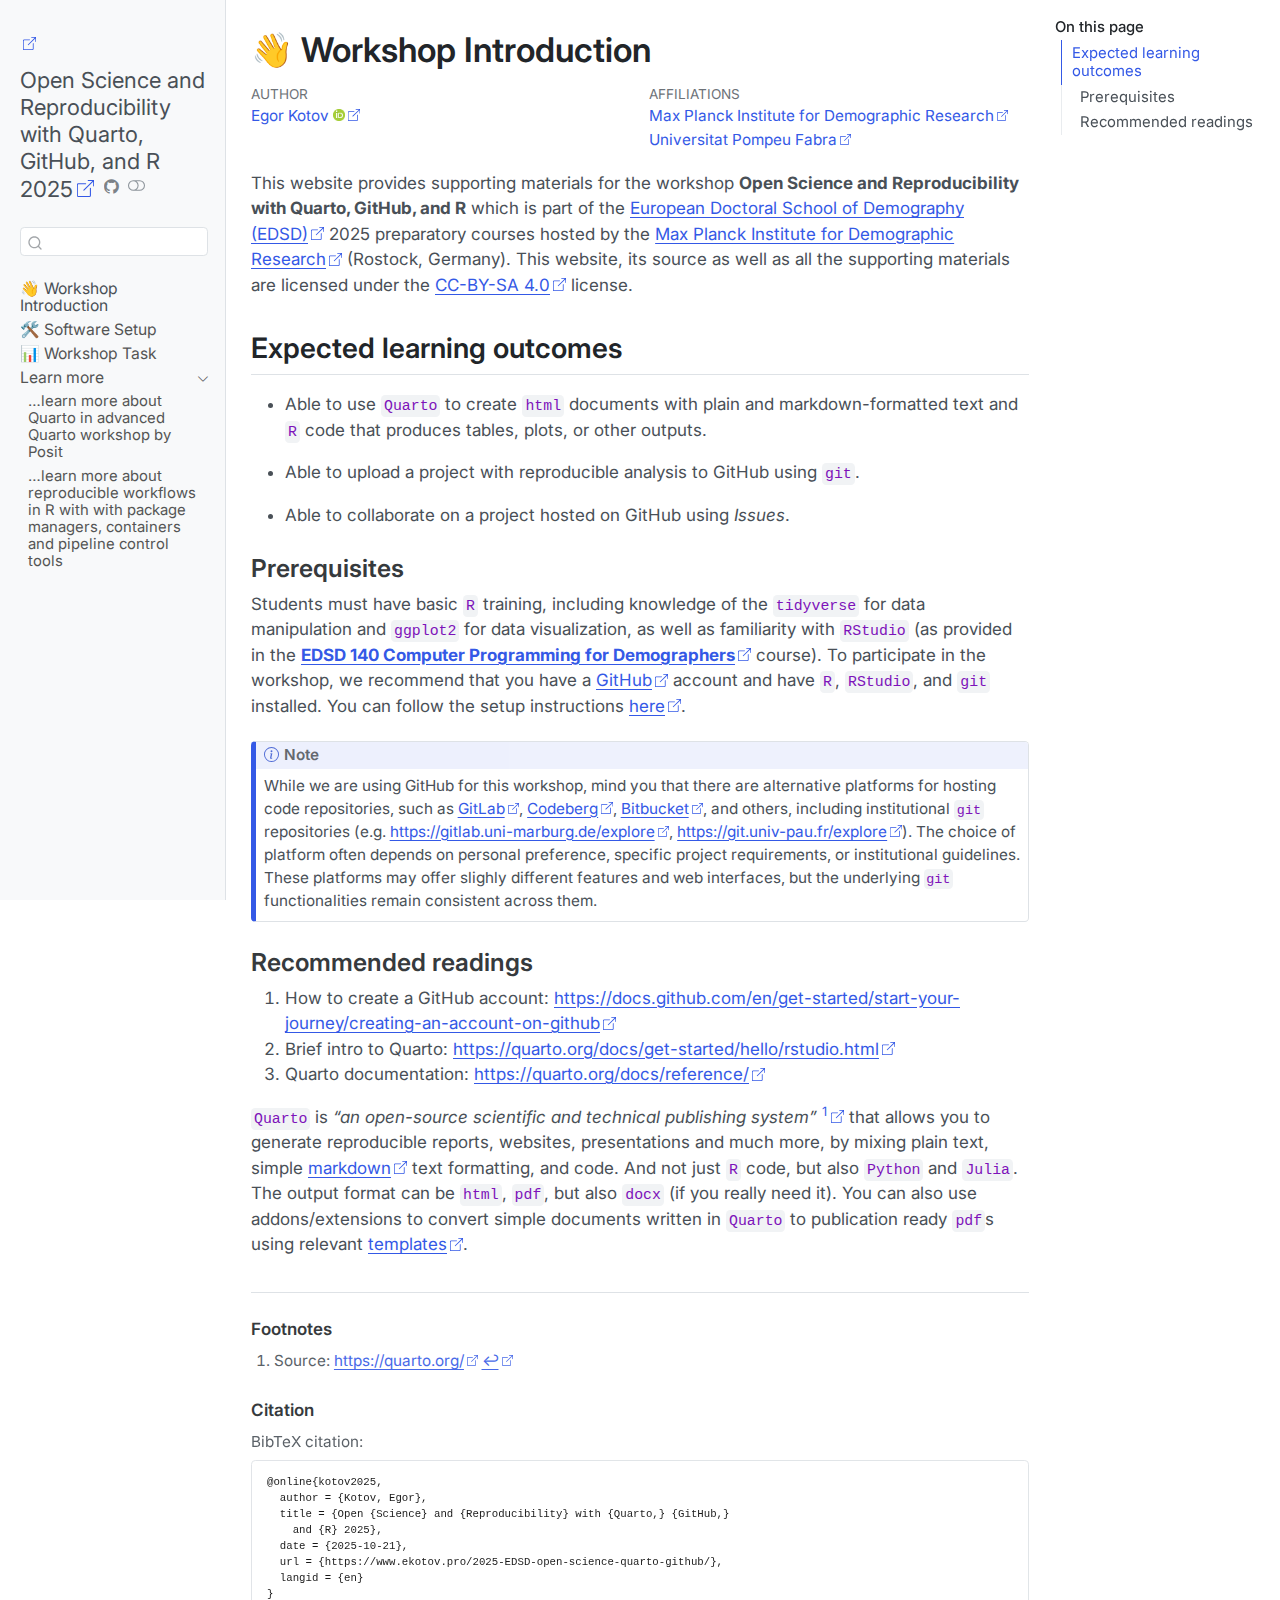
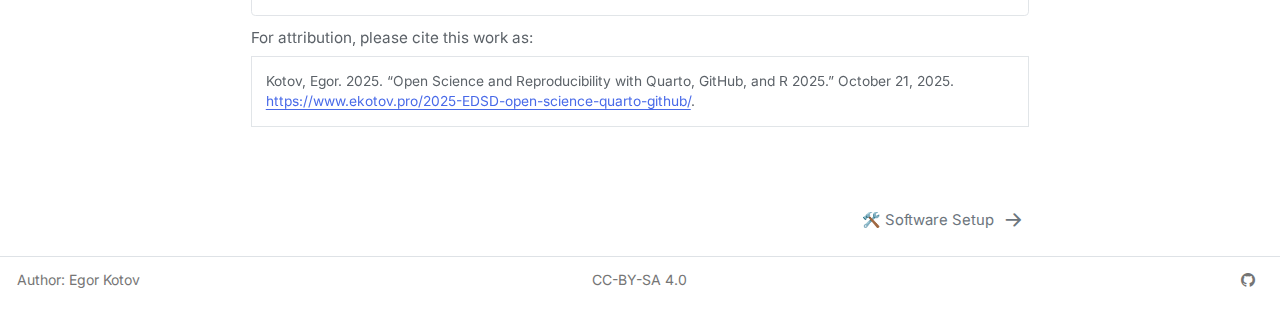
<file: index.html>
<!DOCTYPE html>
<html xmlns="http://www.w3.org/1999/xhtml" lang="en" xml:lang="en"><head>

<meta charset="utf-8">
<meta name="generator" content="quarto-1.8.25">

<meta name="viewport" content="width=device-width, initial-scale=1.0, user-scalable=yes">

<meta name="author" content="Egor Kotov">

<title>👋 Workshop Introduction – Open Science and Reproducibility with Quarto, GitHub, and R 2025</title>
<style>
code{white-space: pre-wrap;}
span.smallcaps{font-variant: small-caps;}
div.columns{display: flex; gap: min(4vw, 1.5em);}
div.column{flex: auto; overflow-x: auto;}
div.hanging-indent{margin-left: 1.5em; text-indent: -1.5em;}
ul.task-list{list-style: none;}
ul.task-list li input[type="checkbox"] {
  width: 0.8em;
  margin: 0 0.8em 0.2em -1em; /* quarto-specific, see https://github.com/quarto-dev/quarto-cli/issues/4556 */ 
  vertical-align: middle;
}
</style>


<script src="site_libs/quarto-nav/quarto-nav.js"></script>
<script src="site_libs/quarto-nav/headroom.min.js"></script>
<script src="site_libs/clipboard/clipboard.min.js"></script>
<script src="site_libs/quarto-search/autocomplete.umd.js"></script>
<script src="site_libs/quarto-search/fuse.min.js"></script>
<script src="site_libs/quarto-search/quarto-search.js"></script>
<meta name="quarto:offset" content="./">
<link href="./setup.html" rel="next">
<script src="site_libs/quarto-html/quarto.js" type="module"></script>
<script src="site_libs/quarto-html/tabsets/tabsets.js" type="module"></script>
<script src="site_libs/quarto-html/axe/axe-check.js" type="module"></script>
<script src="site_libs/quarto-html/popper.min.js"></script>
<script src="site_libs/quarto-html/tippy.umd.min.js"></script>
<script src="site_libs/quarto-html/anchor.min.js"></script>
<link href="site_libs/quarto-html/tippy.css" rel="stylesheet">
<link href="site_libs/quarto-html/quarto-syntax-highlighting-7b89279ff1a6dce999919e0e67d4d9ec.css" rel="stylesheet" class="quarto-color-scheme" id="quarto-text-highlighting-styles">
<link href="site_libs/quarto-html/quarto-syntax-highlighting-dark-707d8167ce6003fca903bfe2be84ab7f.css" rel="stylesheet" class="quarto-color-scheme quarto-color-alternate" id="quarto-text-highlighting-styles">
<link href="site_libs/quarto-html/quarto-syntax-highlighting-7b89279ff1a6dce999919e0e67d4d9ec.css" rel="stylesheet" class="quarto-color-scheme-extra" id="quarto-text-highlighting-styles">
<script src="site_libs/bootstrap/bootstrap.min.js"></script>
<link href="site_libs/bootstrap/bootstrap-icons.css" rel="stylesheet">
<link href="site_libs/bootstrap/bootstrap-9e799c111b2bb9ef9b0a24d13d3f6855.min.css" rel="stylesheet" append-hash="true" class="quarto-color-scheme" id="quarto-bootstrap" data-mode="light">
<link href="site_libs/bootstrap/bootstrap-dark-7db2460f5e8273e590d0818402fc37df.min.css" rel="stylesheet" append-hash="true" class="quarto-color-scheme quarto-color-alternate" id="quarto-bootstrap" data-mode="dark">
<link href="site_libs/bootstrap/bootstrap-9e799c111b2bb9ef9b0a24d13d3f6855.min.css" rel="stylesheet" append-hash="true" class="quarto-color-scheme-extra" id="quarto-bootstrap" data-mode="light">
<script id="quarto-search-options" type="application/json">{
  "location": "sidebar",
  "copy-button": false,
  "collapse-after": 3,
  "panel-placement": "start",
  "type": "textbox",
  "limit": 50,
  "keyboard-shortcut": [
    "f",
    "/",
    "s"
  ],
  "show-item-context": false,
  "language": {
    "search-no-results-text": "No results",
    "search-matching-documents-text": "matching documents",
    "search-copy-link-title": "Copy link to search",
    "search-hide-matches-text": "Hide additional matches",
    "search-more-match-text": "more match in this document",
    "search-more-matches-text": "more matches in this document",
    "search-clear-button-title": "Clear",
    "search-text-placeholder": "",
    "search-detached-cancel-button-title": "Cancel",
    "search-submit-button-title": "Submit",
    "search-label": "Search"
  }
}</script>
<!-- goatcounter.com analytics, does not require cookie consent -->
<script data-goatcounter="https://jukadipos.goatcounter.com/count" async="" src="//gc.zgo.at/count.js"></script>

<!-- counter.dev analytics, does not require cookie consent -->
<script src="https://cdn.counter.dev/script.js" data-id="7e3e8d31-9a84-48b0-a678-a00715236a90" data-utcoffset="1"></script>

<!-- hotjar analytics, does not require cookie consent -->
<script>
    (function(h,o,t,j,a,r){
        h.hj=h.hj||function(){(h.hj.q=h.hj.q||[]).push(arguments)};
        h._hjSettings={hjid:3578286,hjsv:6};
        a=o.getElementsByTagName('head')[0];
        r=o.createElement('script');r.async=1;
        r.src=t+h._hjSettings.hjid+j+h._hjSettings.hjsv;
        a.appendChild(r);
    })(window,document,'https://static.hotjar.com/c/hotjar-','.js?sv=');
</script>
<!-- tell Zotero this is a webpage via Dublin Core -->
<meta name="DC.Type" content="WebPage">


<link rel="stylesheet" href="styles.css">
<meta property="og:title" content="Open Science and Reproducibility with Quarto, GitHub, and R 2025">
<meta property="og:description" content="This website provides supporting materials for the workshop ‘Open Science and Reproducibility with Quarto, GitHub, and R’ which is part of the European Doctoral School of Demography (EDSD) 2025 preparatory courses hosted by the Max Planck Institute for Demographic Researc (Rostock, Germany).">
<meta property="og:image" content="https://www.ekotov.pro/2025-EDSD-open-science-quarto-github/[data-uri]">
<meta property="og:site_name" content="Open Science and Reproducibility with Quarto, GitHub, and R 2025">
<meta name="citation_title" content="Open Science and Reproducibility with Quarto, GitHub, and R 2025">
<meta name="citation_author" content="Egor Kotov">
<meta name="citation_publication_date" content="2025-10-21">
<meta name="citation_cover_date" content="2025-10-21">
<meta name="citation_year" content="2025">
<meta name="citation_fulltext_html_url" content="https://www.ekotov.pro/2025-EDSD-open-science-quarto-github/">
<meta name="citation_language" content="en">
</head>

<body class="nav-sidebar docked quarto-light"><script id="quarto-html-before-body" type="application/javascript">
    const toggleBodyColorMode = (bsSheetEl) => {
      const mode = bsSheetEl.getAttribute("data-mode");
      const bodyEl = window.document.querySelector("body");
      if (mode === "dark") {
        bodyEl.classList.add("quarto-dark");
        bodyEl.classList.remove("quarto-light");
      } else {
        bodyEl.classList.add("quarto-light");
        bodyEl.classList.remove("quarto-dark");
      }
    }
    const toggleBodyColorPrimary = () => {
      const bsSheetEl = window.document.querySelector("link#quarto-bootstrap:not([rel=disabled-stylesheet])");
      if (bsSheetEl) {
        toggleBodyColorMode(bsSheetEl);
      }
    }
    const setColorSchemeToggle = (alternate) => {
      const toggles = window.document.querySelectorAll('.quarto-color-scheme-toggle');
      for (let i=0; i < toggles.length; i++) {
        const toggle = toggles[i];
        if (toggle) {
          if (alternate) {
            toggle.classList.add("alternate");
          } else {
            toggle.classList.remove("alternate");
          }
        }
      }
    };
    const toggleColorMode = (alternate) => {
      // Switch the stylesheets
      const primaryStylesheets = window.document.querySelectorAll('link.quarto-color-scheme:not(.quarto-color-alternate)');
      const alternateStylesheets = window.document.querySelectorAll('link.quarto-color-scheme.quarto-color-alternate');
      manageTransitions('#quarto-margin-sidebar .nav-link', false);
      if (alternate) {
        // note: dark is layered on light, we don't disable primary!
        enableStylesheet(alternateStylesheets);
        for (const sheetNode of alternateStylesheets) {
          if (sheetNode.id === "quarto-bootstrap") {
            toggleBodyColorMode(sheetNode);
          }
        }
      } else {
        disableStylesheet(alternateStylesheets);
        enableStylesheet(primaryStylesheets)
        toggleBodyColorPrimary();
      }
      manageTransitions('#quarto-margin-sidebar .nav-link', true);
      // Switch the toggles
      setColorSchemeToggle(alternate)
      // Hack to workaround the fact that safari doesn't
      // properly recolor the scrollbar when toggling (#1455)
      if (navigator.userAgent.indexOf('Safari') > 0 && navigator.userAgent.indexOf('Chrome') == -1) {
        manageTransitions("body", false);
        window.scrollTo(0, 1);
        setTimeout(() => {
          window.scrollTo(0, 0);
          manageTransitions("body", true);
        }, 40);
      }
    }
    const disableStylesheet = (stylesheets) => {
      for (let i=0; i < stylesheets.length; i++) {
        const stylesheet = stylesheets[i];
        stylesheet.rel = 'disabled-stylesheet';
      }
    }
    const enableStylesheet = (stylesheets) => {
      for (let i=0; i < stylesheets.length; i++) {
        const stylesheet = stylesheets[i];
        if(stylesheet.rel !== 'stylesheet') { // for Chrome, which will still FOUC without this check
          stylesheet.rel = 'stylesheet';
        }
      }
    }
    const manageTransitions = (selector, allowTransitions) => {
      const els = window.document.querySelectorAll(selector);
      for (let i=0; i < els.length; i++) {
        const el = els[i];
        if (allowTransitions) {
          el.classList.remove('notransition');
        } else {
          el.classList.add('notransition');
        }
      }
    }
    const isFileUrl = () => {
      return window.location.protocol === 'file:';
    }
    const hasAlternateSentinel = () => {
      let styleSentinel = getColorSchemeSentinel();
      if (styleSentinel !== null) {
        return styleSentinel === "alternate";
      } else {
        return false;
      }
    }
    const setStyleSentinel = (alternate) => {
      const value = alternate ? "alternate" : "default";
      if (!isFileUrl()) {
        window.localStorage.setItem("quarto-color-scheme", value);
      } else {
        localAlternateSentinel = value;
      }
    }
    const getColorSchemeSentinel = () => {
      if (!isFileUrl()) {
        const storageValue = window.localStorage.getItem("quarto-color-scheme");
        return storageValue != null ? storageValue : localAlternateSentinel;
      } else {
        return localAlternateSentinel;
      }
    }
    const toggleGiscusIfUsed = (isAlternate, darkModeDefault) => {
      const baseTheme = document.querySelector('#giscus-base-theme')?.value ?? 'light';
      const alternateTheme = document.querySelector('#giscus-alt-theme')?.value ?? 'dark';
      let newTheme = '';
      if(authorPrefersDark) {
        newTheme = isAlternate ? baseTheme : alternateTheme;
      } else {
        newTheme = isAlternate ? alternateTheme : baseTheme;
      }
      const changeGiscusTheme = () => {
        // From: https://github.com/giscus/giscus/issues/336
        const sendMessage = (message) => {
          const iframe = document.querySelector('iframe.giscus-frame');
          if (!iframe) return;
          iframe.contentWindow.postMessage({ giscus: message }, 'https://giscus.app');
        }
        sendMessage({
          setConfig: {
            theme: newTheme
          }
        });
      }
      const isGiscussLoaded = window.document.querySelector('iframe.giscus-frame') !== null;
      if (isGiscussLoaded) {
        changeGiscusTheme();
      }
    };
    const authorPrefersDark = false;
    const darkModeDefault = authorPrefersDark;
      document.querySelector('link#quarto-text-highlighting-styles.quarto-color-scheme-extra').rel = 'disabled-stylesheet';
      document.querySelector('link#quarto-bootstrap.quarto-color-scheme-extra').rel = 'disabled-stylesheet';
    let localAlternateSentinel = darkModeDefault ? 'alternate' : 'default';
    // Dark / light mode switch
    window.quartoToggleColorScheme = () => {
      // Read the current dark / light value
      let toAlternate = !hasAlternateSentinel();
      toggleColorMode(toAlternate);
      setStyleSentinel(toAlternate);
      toggleGiscusIfUsed(toAlternate, darkModeDefault);
      window.dispatchEvent(new Event('resize'));
    };
    // Switch to dark mode if need be
    if (hasAlternateSentinel()) {
      toggleColorMode(true);
    } else {
      toggleColorMode(false);
    }
  </script>

<div id="quarto-search-results"></div>
  <header id="quarto-header" class="headroom fixed-top">
  <nav class="quarto-secondary-nav">
    <div class="container-fluid d-flex">
      <button type="button" class="quarto-btn-toggle btn" data-bs-toggle="collapse" role="button" data-bs-target=".quarto-sidebar-collapse-item" aria-controls="quarto-sidebar" aria-expanded="false" aria-label="Toggle sidebar navigation" onclick="if (window.quartoToggleHeadroom) { window.quartoToggleHeadroom(); }">
        <i class="bi bi-layout-text-sidebar-reverse"></i>
      </button>
        <nav class="quarto-page-breadcrumbs" aria-label="breadcrumb"><ol class="breadcrumb"><li class="breadcrumb-item"><a href="./index.html">👋 Workshop Introduction</a></li></ol></nav>
        <a class="flex-grow-1" role="navigation" data-bs-toggle="collapse" data-bs-target=".quarto-sidebar-collapse-item" aria-controls="quarto-sidebar" aria-expanded="false" aria-label="Toggle sidebar navigation" onclick="if (window.quartoToggleHeadroom) { window.quartoToggleHeadroom(); }">      
        </a>
      <button type="button" class="btn quarto-search-button" aria-label="Search" onclick="window.quartoOpenSearch();">
        <i class="bi bi-search"></i>
      </button>
    </div>
  </nav>
</header>
<!-- content -->
<div id="quarto-content" class="quarto-container page-columns page-rows-contents page-layout-article">
<!-- sidebar -->
  <nav id="quarto-sidebar" class="sidebar collapse collapse-horizontal quarto-sidebar-collapse-item sidebar-navigation docked overflow-auto">
    <div class="pt-lg-2 mt-2 text-left sidebar-header sidebar-header-stacked">
      <a href="./index.html" class="sidebar-logo-link">
      </a>
    <div class="sidebar-title mb-0 py-0">
      <a href="./">Open Science and Reproducibility with Quarto, GitHub, and R 2025</a> 
        <div class="sidebar-tools-main">
    <a href="https://github.com/e-kotov/2025-EDSD-open-science-quarto-github" title="Github" class="quarto-navigation-tool px-1" aria-label="Github"><i class="bi bi-github"></i></a>
  <a href="" class="quarto-color-scheme-toggle quarto-navigation-tool  px-1" onclick="window.quartoToggleColorScheme(); return false;" title="Toggle dark mode"><i class="bi"></i></a>
</div>
    </div>
      </div>
        <div class="mt-2 flex-shrink-0 align-items-center">
        <div class="sidebar-search">
        <div id="quarto-search" class="" title="Search"></div>
        </div>
        </div>
    <div class="sidebar-menu-container"> 
    <ul class="list-unstyled mt-1">
        <li class="sidebar-item">
  <div class="sidebar-item-container"> 
  <a href="./index.html" class="sidebar-item-text sidebar-link active">
 <span class="menu-text">👋 Workshop Introduction</span></a>
  </div>
</li>
        <li class="sidebar-item">
  <div class="sidebar-item-container"> 
  <a href="./setup.html" class="sidebar-item-text sidebar-link">
 <span class="menu-text">🛠️ Software Setup</span></a>
  </div>
</li>
        <li class="sidebar-item">
  <div class="sidebar-item-container"> 
  <a href="./task.html" class="sidebar-item-text sidebar-link">
 <span class="menu-text">📊 Workshop Task</span></a>
  </div>
</li>
        <li class="sidebar-item sidebar-item-section">
      <div class="sidebar-item-container"> 
            <a class="sidebar-item-text sidebar-link text-start" data-bs-toggle="collapse" data-bs-target="#quarto-sidebar-section-1" role="navigation" aria-expanded="true">
 <span class="menu-text">Learn more</span></a>
          <a class="sidebar-item-toggle text-start" data-bs-toggle="collapse" data-bs-target="#quarto-sidebar-section-1" role="navigation" aria-expanded="true" aria-label="Toggle section">
            <i class="bi bi-chevron-right ms-2"></i>
          </a> 
      </div>
      <ul id="quarto-sidebar-section-1" class="collapse list-unstyled sidebar-section depth1 show">  
          <li class="sidebar-item">
  <div class="sidebar-item-container"> 
  <a href="https://rstudio-conf-2022.github.io/get-started-quarto/" class="sidebar-item-text sidebar-link" target="_blank">
 <span class="menu-text">…learn more about Quarto in advanced Quarto workshop by Posit</span></a>
  </div>
</li>
          <li class="sidebar-item">
  <div class="sidebar-item-container"> 
  <a href="https://www.ekotov.pro/2025-mpidr-open-science-reproducible-workflows/" class="sidebar-item-text sidebar-link" target="_blank">
 <span class="menu-text">…learn more about reproducible workflows in R with with package managers, containers and pipeline control tools</span></a>
  </div>
</li>
      </ul>
  </li>
    </ul>
    </div>
</nav>
<div id="quarto-sidebar-glass" class="quarto-sidebar-collapse-item" data-bs-toggle="collapse" data-bs-target=".quarto-sidebar-collapse-item"></div>
<!-- margin-sidebar -->
    <div id="quarto-margin-sidebar" class="sidebar margin-sidebar">
        <nav id="TOC" role="doc-toc" class="toc-active" data-toc-expanded="4">
    <h2 id="toc-title">On this page</h2>
   
  <ul>
  <li><a href="#expected-learning-outcomes" id="toc-expected-learning-outcomes" class="nav-link active" data-scroll-target="#expected-learning-outcomes">Expected learning outcomes</a>
  <ul>
  <li><a href="#prerequisites" id="toc-prerequisites" class="nav-link" data-scroll-target="#prerequisites">Prerequisites</a></li>
  <li><a href="#recommended-readings" id="toc-recommended-readings" class="nav-link" data-scroll-target="#recommended-readings">Recommended readings</a></li>
  </ul></li>
  </ul>
</nav>
    </div>
<!-- main -->
<main class="content" id="quarto-document-content">


<header id="title-block-header" class="quarto-title-block default">
<div class="quarto-title">
<h1 class="title">👋 Workshop Introduction</h1>
</div>


<div class="quarto-title-meta-author">
  <div class="quarto-title-meta-heading">Author</div>
  <div class="quarto-title-meta-heading">Affiliations</div>
  
    <div class="quarto-title-meta-contents">
    <p class="author"><a href="https://www.ekotov.pro/">Egor Kotov</a> <a href="https://orcid.org/0000-0001-6690-5345" class="quarto-title-author-orcid"> <img src="[data-uri]"></a></p>
  </div>
  <div class="quarto-title-meta-contents">
        <p class="affiliation">
            <a href="https://demogr.mpg.de/">
            Max Planck Institute for Demographic Research
            </a>
          </p>
        <p class="affiliation">
            <a href="https://www.upf.edu/">
            Universitat Pompeu Fabra
            </a>
          </p>
      </div>
  </div>

<div class="quarto-title-meta">

      
  
    
  </div>
  


</header>


<p>This website provides supporting materials for the workshop <strong>Open Science and Reproducibility with Quarto, GitHub, and R</strong> which is part of the <a href="https://www.eaps.nl/edsd/About-EDSD" target="_blank">European Doctoral School of Demography (EDSD)</a> 2025 preparatory courses hosted by the <a href="https://demogr.mpg.de/" target="_blank">Max Planck Institute for Demographic Research</a> (Rostock, Germany). This website, its source as well as all the supporting materials are licensed under the <a href="https://creativecommons.org/licenses/by-sa/4.0/">CC-BY-SA 4.0</a> license.</p>
<section id="expected-learning-outcomes" class="level2">
<h2 class="anchored" data-anchor-id="expected-learning-outcomes">Expected learning outcomes</h2>
<ul>
<li><p>Able to use <code>Quarto</code> to create <code>html</code> documents with plain and markdown-formatted text and <code>R</code> code that produces tables, plots, or other outputs.</p></li>
<li><p>Able to upload a project with reproducible analysis to GitHub using <code>git</code>.</p></li>
<li><p>Able to collaborate on a project hosted on GitHub using <em>Issues</em>.</p></li>
</ul>
<section id="prerequisites" class="level3">
<h3 class="anchored" data-anchor-id="prerequisites">Prerequisites</h3>
<p>Students must have basic <code>R</code> training, including knowledge of the <code>tidyverse</code> for data manipulation and <code>ggplot2</code> for data visualization, as well as familiarity with <code>RStudio</code> (as provided in the <a href="https://github.com/christiandudel/EDSD2025" target="_blank"><strong>EDSD 140 Computer Programming for Demographers</strong></a> course). To participate in the workshop, we recommend that you have a <a href="https://github.com/" target="_blank">GitHub</a> account and have <code>R</code>, <code>RStudio</code>, and <code>git</code> installed. You can follow the setup instructions <a href="./setup.html">here</a>.</p>
<div class="callout callout-style-default callout-note callout-titled">
<div class="callout-header d-flex align-content-center">
<div class="callout-icon-container">
<i class="callout-icon"></i>
</div>
<div class="callout-title-container flex-fill">
Note
</div>
</div>
<div class="callout-body-container callout-body">
<p>While we are using GitHub for this workshop, mind you that there are alternative platforms for hosting code repositories, such as <a href="https://gitlab.com/" target="_blank">GitLab</a>, <a href="https://codeberg.org/" target="_blank">Codeberg</a>, <a href="https://bitbucket.org/" target="_blank">Bitbucket</a>, and others, including institutional <code>git</code> repositories (e.g.&nbsp;<a href="https://gitlab.uni-marburg.de/explore">https://gitlab.uni-marburg.de/explore</a>, <a href="https://git.univ-pau.fr/explore">https://git.univ-pau.fr/explore</a>). The choice of platform often depends on personal preference, specific project requirements, or institutional guidelines. These platforms may offer slighly different features and web interfaces, but the underlying <code>git</code> functionalities remain consistent across them.</p>
</div>
</div>
</section>
<section id="recommended-readings" class="level3">
<h3 class="anchored" data-anchor-id="recommended-readings">Recommended readings</h3>
<ol type="1">
<li>How to create a GitHub account: <a href="https://docs.github.com/en/get-started/start-your-journey/creating-an-account-on-github">https://docs.github.com/en/get-started/start-your-journey/creating-an-account-on-github</a></li>
<li>Brief intro to Quarto: <a href="https://quarto.org/docs/get-started/hello/rstudio.html">https://quarto.org/docs/get-started/hello/rstudio.html</a></li>
<li>Quarto documentation: <a href="https://quarto.org/docs/reference/">https://quarto.org/docs/reference/</a></li>
</ol>
<p><code>Quarto</code> is <em>“an open-source scientific and technical publishing system”</em> <a href="#fn1" class="footnote-ref" id="fnref1" role="doc-noteref"><sup>1</sup></a> that allows you to generate reproducible reports, websites, presentations and much more, by mixing plain text, simple <a href="https://quarto.org/docs/authoring/markdown-basics.html" target="_blank">markdown</a> text formatting, and code. And not just <code>R</code> code, but also <code>Python</code> and <code>Julia</code>. The output format can be <code>html</code>, <code>pdf</code>, but also <code>docx</code> (if you really need it). You can also use addons/extensions to convert simple documents written in <code>Quarto</code> to publication ready <code>pdf</code>s using relevant <a href="https://quarto.org/docs/extensions/listing-journals.html" target="_blank">templates</a>.</p>


</section>
</section>


<div id="quarto-appendix" class="default"><section id="footnotes" class="footnotes footnotes-end-of-document" role="doc-endnotes"><h2 class="anchored quarto-appendix-heading">Footnotes</h2>

<ol>
<li id="fn1"><p>Source: <a href="https://quarto.org/" class="uri">https://quarto.org/</a><a href="#fnref1" class="footnote-back" role="doc-backlink">↩︎</a></p></li>
</ol>
</section><section class="quarto-appendix-contents" id="quarto-citation"><h2 class="anchored quarto-appendix-heading">Citation</h2><div><div class="quarto-appendix-secondary-label">BibTeX citation:</div><pre class="sourceCode code-with-copy quarto-appendix-bibtex"><code class="sourceCode bibtex">@online{kotov2025,
  author = {Kotov, Egor},
  title = {Open {Science} and {Reproducibility} with {Quarto,} {GitHub,}
    and {R} 2025},
  date = {2025-10-21},
  url = {https://www.ekotov.pro/2025-EDSD-open-science-quarto-github/},
  langid = {en}
}
</code><button title="Copy to Clipboard" class="code-copy-button"><i class="bi"></i></button></pre><div class="quarto-appendix-secondary-label">For attribution, please cite this work as:</div><div id="ref-kotov2025" class="csl-entry quarto-appendix-citeas" role="listitem">
Kotov, Egor. 2025. <span>“Open Science and Reproducibility with Quarto,
GitHub, and R 2025.”</span> October 21, 2025. <a href="https://www.ekotov.pro/2025-EDSD-open-science-quarto-github/">https://www.ekotov.pro/2025-EDSD-open-science-quarto-github/</a>.
</div></div></section></div></main> <!-- /main -->
<script id="quarto-html-after-body" type="application/javascript">
  window.document.addEventListener("DOMContentLoaded", function (event) {
    // Ensure there is a toggle, if there isn't float one in the top right
    if (window.document.querySelector('.quarto-color-scheme-toggle') === null) {
      const a = window.document.createElement('a');
      a.classList.add('top-right');
      a.classList.add('quarto-color-scheme-toggle');
      a.href = "";
      a.onclick = function() { try { window.quartoToggleColorScheme(); } catch {} return false; };
      const i = window.document.createElement("i");
      i.classList.add('bi');
      a.appendChild(i);
      window.document.body.appendChild(a);
    }
    setColorSchemeToggle(hasAlternateSentinel())
    const icon = "";
    const anchorJS = new window.AnchorJS();
    anchorJS.options = {
      placement: 'right',
      icon: icon
    };
    anchorJS.add('.anchored');
    const isCodeAnnotation = (el) => {
      for (const clz of el.classList) {
        if (clz.startsWith('code-annotation-')) {                     
          return true;
        }
      }
      return false;
    }
    const onCopySuccess = function(e) {
      // button target
      const button = e.trigger;
      // don't keep focus
      button.blur();
      // flash "checked"
      button.classList.add('code-copy-button-checked');
      var currentTitle = button.getAttribute("title");
      button.setAttribute("title", "Copied!");
      let tooltip;
      if (window.bootstrap) {
        button.setAttribute("data-bs-toggle", "tooltip");
        button.setAttribute("data-bs-placement", "left");
        button.setAttribute("data-bs-title", "Copied!");
        tooltip = new bootstrap.Tooltip(button, 
          { trigger: "manual", 
            customClass: "code-copy-button-tooltip",
            offset: [0, -8]});
        tooltip.show();    
      }
      setTimeout(function() {
        if (tooltip) {
          tooltip.hide();
          button.removeAttribute("data-bs-title");
          button.removeAttribute("data-bs-toggle");
          button.removeAttribute("data-bs-placement");
        }
        button.setAttribute("title", currentTitle);
        button.classList.remove('code-copy-button-checked');
      }, 1000);
      // clear code selection
      e.clearSelection();
    }
    const getTextToCopy = function(trigger) {
      const outerScaffold = trigger.parentElement.cloneNode(true);
      const codeEl = outerScaffold.querySelector('code');
      for (const childEl of codeEl.children) {
        if (isCodeAnnotation(childEl)) {
          childEl.remove();
        }
      }
      return codeEl.innerText;
    }
    const clipboard = new window.ClipboardJS('.code-copy-button:not([data-in-quarto-modal])', {
      text: getTextToCopy
    });
    clipboard.on('success', onCopySuccess);
    if (window.document.getElementById('quarto-embedded-source-code-modal')) {
      const clipboardModal = new window.ClipboardJS('.code-copy-button[data-in-quarto-modal]', {
        text: getTextToCopy,
        container: window.document.getElementById('quarto-embedded-source-code-modal')
      });
      clipboardModal.on('success', onCopySuccess);
    }
      var localhostRegex = new RegExp(/^(?:http|https):\/\/localhost\:?[0-9]*\//);
      var mailtoRegex = new RegExp(/^mailto:/);
        var filterRegex = new RegExp("ekotov\.pro");
      var isInternal = (href) => {
          return filterRegex.test(href) || localhostRegex.test(href) || mailtoRegex.test(href);
      }
      // Inspect non-navigation links and adorn them if external
     var links = window.document.querySelectorAll('a[href]:not(.nav-link):not(.navbar-brand):not(.toc-action):not(.sidebar-link):not(.sidebar-item-toggle):not(.pagination-link):not(.no-external):not([aria-hidden]):not(.dropdown-item):not(.quarto-navigation-tool):not(.about-link)');
      for (var i=0; i<links.length; i++) {
        const link = links[i];
        if (!isInternal(link.href)) {
          // undo the damage that might have been done by quarto-nav.js in the case of
          // links that we want to consider external
          if (link.dataset.originalHref !== undefined) {
            link.href = link.dataset.originalHref;
          }
            // target, if specified
            link.setAttribute("target", "_blank");
            if (link.getAttribute("rel") === null) {
              link.setAttribute("rel", "noopener");
            }
            // default icon
            link.classList.add("external");
        }
      }
    function tippyHover(el, contentFn, onTriggerFn, onUntriggerFn) {
      const config = {
        allowHTML: true,
        maxWidth: 500,
        delay: 100,
        arrow: false,
        appendTo: function(el) {
            return el.parentElement;
        },
        interactive: true,
        interactiveBorder: 10,
        theme: 'quarto',
        placement: 'bottom-start',
      };
      if (contentFn) {
        config.content = contentFn;
      }
      if (onTriggerFn) {
        config.onTrigger = onTriggerFn;
      }
      if (onUntriggerFn) {
        config.onUntrigger = onUntriggerFn;
      }
      window.tippy(el, config); 
    }
    const noterefs = window.document.querySelectorAll('a[role="doc-noteref"]');
    for (var i=0; i<noterefs.length; i++) {
      const ref = noterefs[i];
      tippyHover(ref, function() {
        // use id or data attribute instead here
        let href = ref.getAttribute('data-footnote-href') || ref.getAttribute('href');
        try { href = new URL(href).hash; } catch {}
        const id = href.replace(/^#\/?/, "");
        const note = window.document.getElementById(id);
        if (note) {
          return note.innerHTML;
        } else {
          return "";
        }
      });
    }
    const xrefs = window.document.querySelectorAll('a.quarto-xref');
    const processXRef = (id, note) => {
      // Strip column container classes
      const stripColumnClz = (el) => {
        el.classList.remove("page-full", "page-columns");
        if (el.children) {
          for (const child of el.children) {
            stripColumnClz(child);
          }
        }
      }
      stripColumnClz(note)
      if (id === null || id.startsWith('sec-')) {
        // Special case sections, only their first couple elements
        const container = document.createElement("div");
        if (note.children && note.children.length > 2) {
          container.appendChild(note.children[0].cloneNode(true));
          for (let i = 1; i < note.children.length; i++) {
            const child = note.children[i];
            if (child.tagName === "P" && child.innerText === "") {
              continue;
            } else {
              container.appendChild(child.cloneNode(true));
              break;
            }
          }
          if (window.Quarto?.typesetMath) {
            window.Quarto.typesetMath(container);
          }
          return container.innerHTML
        } else {
          if (window.Quarto?.typesetMath) {
            window.Quarto.typesetMath(note);
          }
          return note.innerHTML;
        }
      } else {
        // Remove any anchor links if they are present
        const anchorLink = note.querySelector('a.anchorjs-link');
        if (anchorLink) {
          anchorLink.remove();
        }
        if (window.Quarto?.typesetMath) {
          window.Quarto.typesetMath(note);
        }
        if (note.classList.contains("callout")) {
          return note.outerHTML;
        } else {
          return note.innerHTML;
        }
      }
    }
    for (var i=0; i<xrefs.length; i++) {
      const xref = xrefs[i];
      tippyHover(xref, undefined, function(instance) {
        instance.disable();
        let url = xref.getAttribute('href');
        let hash = undefined; 
        if (url.startsWith('#')) {
          hash = url;
        } else {
          try { hash = new URL(url).hash; } catch {}
        }
        if (hash) {
          const id = hash.replace(/^#\/?/, "");
          const note = window.document.getElementById(id);
          if (note !== null) {
            try {
              const html = processXRef(id, note.cloneNode(true));
              instance.setContent(html);
            } finally {
              instance.enable();
              instance.show();
            }
          } else {
            // See if we can fetch this
            fetch(url.split('#')[0])
            .then(res => res.text())
            .then(html => {
              const parser = new DOMParser();
              const htmlDoc = parser.parseFromString(html, "text/html");
              const note = htmlDoc.getElementById(id);
              if (note !== null) {
                const html = processXRef(id, note);
                instance.setContent(html);
              } 
            }).finally(() => {
              instance.enable();
              instance.show();
            });
          }
        } else {
          // See if we can fetch a full url (with no hash to target)
          // This is a special case and we should probably do some content thinning / targeting
          fetch(url)
          .then(res => res.text())
          .then(html => {
            const parser = new DOMParser();
            const htmlDoc = parser.parseFromString(html, "text/html");
            const note = htmlDoc.querySelector('main.content');
            if (note !== null) {
              // This should only happen for chapter cross references
              // (since there is no id in the URL)
              // remove the first header
              if (note.children.length > 0 && note.children[0].tagName === "HEADER") {
                note.children[0].remove();
              }
              const html = processXRef(null, note);
              instance.setContent(html);
            } 
          }).finally(() => {
            instance.enable();
            instance.show();
          });
        }
      }, function(instance) {
      });
    }
        let selectedAnnoteEl;
        const selectorForAnnotation = ( cell, annotation) => {
          let cellAttr = 'data-code-cell="' + cell + '"';
          let lineAttr = 'data-code-annotation="' +  annotation + '"';
          const selector = 'span[' + cellAttr + '][' + lineAttr + ']';
          return selector;
        }
        const selectCodeLines = (annoteEl) => {
          const doc = window.document;
          const targetCell = annoteEl.getAttribute("data-target-cell");
          const targetAnnotation = annoteEl.getAttribute("data-target-annotation");
          const annoteSpan = window.document.querySelector(selectorForAnnotation(targetCell, targetAnnotation));
          const lines = annoteSpan.getAttribute("data-code-lines").split(",");
          const lineIds = lines.map((line) => {
            return targetCell + "-" + line;
          })
          let top = null;
          let height = null;
          let parent = null;
          if (lineIds.length > 0) {
              //compute the position of the single el (top and bottom and make a div)
              const el = window.document.getElementById(lineIds[0]);
              top = el.offsetTop;
              height = el.offsetHeight;
              parent = el.parentElement.parentElement;
            if (lineIds.length > 1) {
              const lastEl = window.document.getElementById(lineIds[lineIds.length - 1]);
              const bottom = lastEl.offsetTop + lastEl.offsetHeight;
              height = bottom - top;
            }
            if (top !== null && height !== null && parent !== null) {
              // cook up a div (if necessary) and position it 
              let div = window.document.getElementById("code-annotation-line-highlight");
              if (div === null) {
                div = window.document.createElement("div");
                div.setAttribute("id", "code-annotation-line-highlight");
                div.style.position = 'absolute';
                parent.appendChild(div);
              }
              div.style.top = top - 2 + "px";
              div.style.height = height + 4 + "px";
              div.style.left = 0;
              let gutterDiv = window.document.getElementById("code-annotation-line-highlight-gutter");
              if (gutterDiv === null) {
                gutterDiv = window.document.createElement("div");
                gutterDiv.setAttribute("id", "code-annotation-line-highlight-gutter");
                gutterDiv.style.position = 'absolute';
                const codeCell = window.document.getElementById(targetCell);
                const gutter = codeCell.querySelector('.code-annotation-gutter');
                gutter.appendChild(gutterDiv);
              }
              gutterDiv.style.top = top - 2 + "px";
              gutterDiv.style.height = height + 4 + "px";
            }
            selectedAnnoteEl = annoteEl;
          }
        };
        const unselectCodeLines = () => {
          const elementsIds = ["code-annotation-line-highlight", "code-annotation-line-highlight-gutter"];
          elementsIds.forEach((elId) => {
            const div = window.document.getElementById(elId);
            if (div) {
              div.remove();
            }
          });
          selectedAnnoteEl = undefined;
        };
          // Handle positioning of the toggle
      window.addEventListener(
        "resize",
        throttle(() => {
          elRect = undefined;
          if (selectedAnnoteEl) {
            selectCodeLines(selectedAnnoteEl);
          }
        }, 10)
      );
      function throttle(fn, ms) {
      let throttle = false;
      let timer;
        return (...args) => {
          if(!throttle) { // first call gets through
              fn.apply(this, args);
              throttle = true;
          } else { // all the others get throttled
              if(timer) clearTimeout(timer); // cancel #2
              timer = setTimeout(() => {
                fn.apply(this, args);
                timer = throttle = false;
              }, ms);
          }
        };
      }
        // Attach click handler to the DT
        const annoteDls = window.document.querySelectorAll('dt[data-target-cell]');
        for (const annoteDlNode of annoteDls) {
          annoteDlNode.addEventListener('click', (event) => {
            const clickedEl = event.target;
            if (clickedEl !== selectedAnnoteEl) {
              unselectCodeLines();
              const activeEl = window.document.querySelector('dt[data-target-cell].code-annotation-active');
              if (activeEl) {
                activeEl.classList.remove('code-annotation-active');
              }
              selectCodeLines(clickedEl);
              clickedEl.classList.add('code-annotation-active');
            } else {
              // Unselect the line
              unselectCodeLines();
              clickedEl.classList.remove('code-annotation-active');
            }
          });
        }
    const findCites = (el) => {
      const parentEl = el.parentElement;
      if (parentEl) {
        const cites = parentEl.dataset.cites;
        if (cites) {
          return {
            el,
            cites: cites.split(' ')
          };
        } else {
          return findCites(el.parentElement)
        }
      } else {
        return undefined;
      }
    };
    var bibliorefs = window.document.querySelectorAll('a[role="doc-biblioref"]');
    for (var i=0; i<bibliorefs.length; i++) {
      const ref = bibliorefs[i];
      const citeInfo = findCites(ref);
      if (citeInfo) {
        tippyHover(citeInfo.el, function() {
          var popup = window.document.createElement('div');
          citeInfo.cites.forEach(function(cite) {
            var citeDiv = window.document.createElement('div');
            citeDiv.classList.add('hanging-indent');
            citeDiv.classList.add('csl-entry');
            var biblioDiv = window.document.getElementById('ref-' + cite);
            if (biblioDiv) {
              citeDiv.innerHTML = biblioDiv.innerHTML;
            }
            popup.appendChild(citeDiv);
          });
          return popup.innerHTML;
        });
      }
    }
  });
  </script>
<nav class="page-navigation">
  <div class="nav-page nav-page-previous">
  </div>
  <div class="nav-page nav-page-next">
      <a href="./setup.html" class="pagination-link" aria-label="🛠️ Software Setup">
        <span class="nav-page-text">🛠️ Software Setup</span> <i class="bi bi-arrow-right-short"></i>
      </a>
  </div>
</nav>
</div> <!-- /content -->
<footer class="footer">
  <div class="nav-footer">
    <div class="nav-footer-left">
<p>Author: Egor Kotov</p>
</div>   
    <div class="nav-footer-center">
      <ul class="footer-items list-unstyled">
    <li class="nav-item">
    <a class="nav-link" href="https://creativecommons.org/licenses/by-sa/4.0/">
<p>CC-BY-SA 4.0</p>
</a>
  </li>  
</ul>
    </div>
    <div class="nav-footer-right">
      <ul class="footer-items list-unstyled">
    <li class="nav-item compact">
    <a class="nav-link" href="https://www.ekotov.pro/2025-EDSD-open-science-quarto-github/">
      <i class="bi bi-github" role="img">
</i> 
    </a>
  </li>  
</ul>
    </div>
  </div>
</footer>




</body></html>
</file>
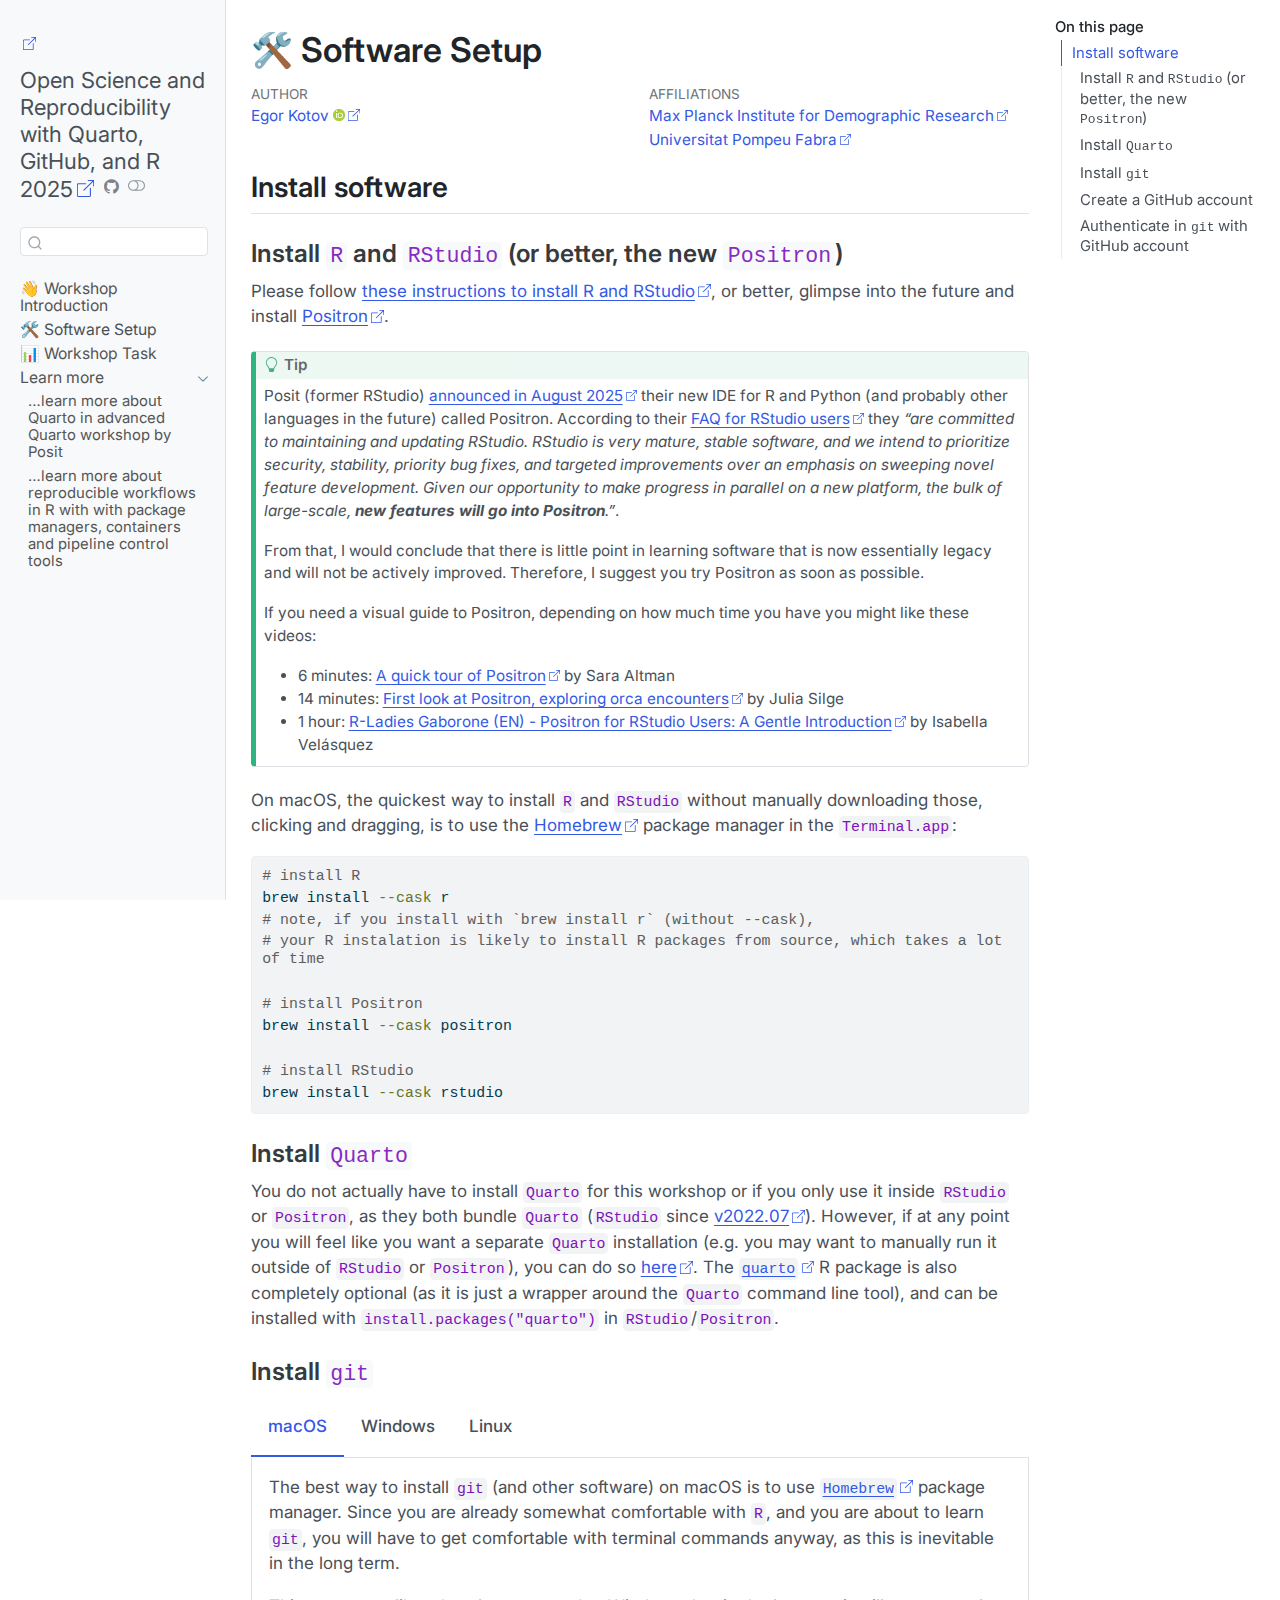
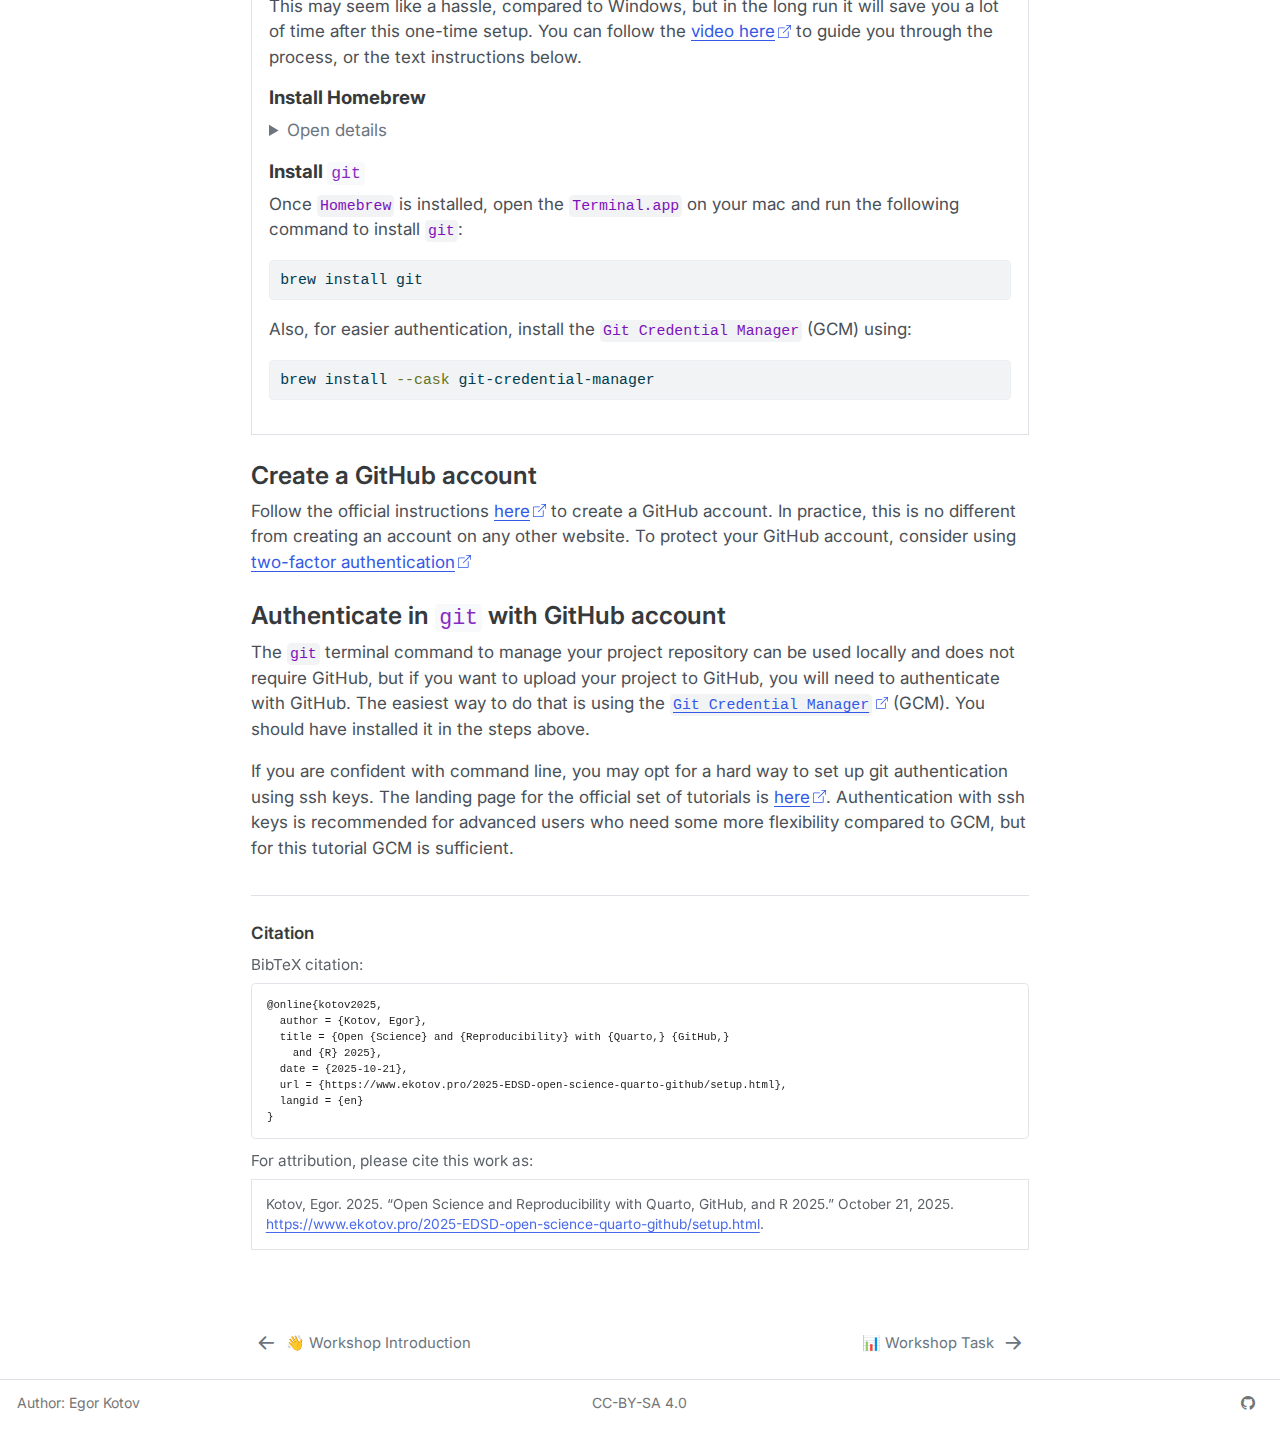
<file: setup.html>
<!DOCTYPE html>
<html xmlns="http://www.w3.org/1999/xhtml" lang="en" xml:lang="en"><head>

<meta charset="utf-8">
<meta name="generator" content="quarto-1.8.25">

<meta name="viewport" content="width=device-width, initial-scale=1.0, user-scalable=yes">


<title>🛠️ Software Setup – Open Science and Reproducibility with Quarto, GitHub, and R 2025</title>
<style>
code{white-space: pre-wrap;}
span.smallcaps{font-variant: small-caps;}
div.columns{display: flex; gap: min(4vw, 1.5em);}
div.column{flex: auto; overflow-x: auto;}
div.hanging-indent{margin-left: 1.5em; text-indent: -1.5em;}
ul.task-list{list-style: none;}
ul.task-list li input[type="checkbox"] {
  width: 0.8em;
  margin: 0 0.8em 0.2em -1em; /* quarto-specific, see https://github.com/quarto-dev/quarto-cli/issues/4556 */ 
  vertical-align: middle;
}
/* CSS for syntax highlighting */
html { -webkit-text-size-adjust: 100%; }
pre > code.sourceCode { white-space: pre; position: relative; }
pre > code.sourceCode > span { display: inline-block; line-height: 1.25; }
pre > code.sourceCode > span:empty { height: 1.2em; }
.sourceCode { overflow: visible; }
code.sourceCode > span { color: inherit; text-decoration: inherit; }
div.sourceCode { margin: 1em 0; }
pre.sourceCode { margin: 0; }
@media screen {
div.sourceCode { overflow: auto; }
}
@media print {
pre > code.sourceCode { white-space: pre-wrap; }
pre > code.sourceCode > span { text-indent: -5em; padding-left: 5em; }
}
pre.numberSource code
  { counter-reset: source-line 0; }
pre.numberSource code > span
  { position: relative; left: -4em; counter-increment: source-line; }
pre.numberSource code > span > a:first-child::before
  { content: counter(source-line);
    position: relative; left: -1em; text-align: right; vertical-align: baseline;
    border: none; display: inline-block;
    -webkit-touch-callout: none; -webkit-user-select: none;
    -khtml-user-select: none; -moz-user-select: none;
    -ms-user-select: none; user-select: none;
    padding: 0 4px; width: 4em;
  }
pre.numberSource { margin-left: 3em;  padding-left: 4px; }
div.sourceCode
  {   }
@media screen {
pre > code.sourceCode > span > a:first-child::before { text-decoration: underline; }
}
</style>


<script src="site_libs/quarto-nav/quarto-nav.js"></script>
<script src="site_libs/quarto-nav/headroom.min.js"></script>
<script src="site_libs/clipboard/clipboard.min.js"></script>
<script src="site_libs/quarto-search/autocomplete.umd.js"></script>
<script src="site_libs/quarto-search/fuse.min.js"></script>
<script src="site_libs/quarto-search/quarto-search.js"></script>
<meta name="quarto:offset" content="./">
<link href="./task.html" rel="next">
<link href="./index.html" rel="prev">
<script src="site_libs/quarto-html/quarto.js" type="module"></script>
<script src="site_libs/quarto-html/tabsets/tabsets.js" type="module"></script>
<script src="site_libs/quarto-html/axe/axe-check.js" type="module"></script>
<script src="site_libs/quarto-html/popper.min.js"></script>
<script src="site_libs/quarto-html/tippy.umd.min.js"></script>
<script src="site_libs/quarto-html/anchor.min.js"></script>
<link href="site_libs/quarto-html/tippy.css" rel="stylesheet">
<link href="site_libs/quarto-html/quarto-syntax-highlighting-7b89279ff1a6dce999919e0e67d4d9ec.css" rel="stylesheet" class="quarto-color-scheme" id="quarto-text-highlighting-styles">
<link href="site_libs/quarto-html/quarto-syntax-highlighting-dark-707d8167ce6003fca903bfe2be84ab7f.css" rel="stylesheet" class="quarto-color-scheme quarto-color-alternate" id="quarto-text-highlighting-styles">
<link href="site_libs/quarto-html/quarto-syntax-highlighting-7b89279ff1a6dce999919e0e67d4d9ec.css" rel="stylesheet" class="quarto-color-scheme-extra" id="quarto-text-highlighting-styles">
<script src="site_libs/bootstrap/bootstrap.min.js"></script>
<link href="site_libs/bootstrap/bootstrap-icons.css" rel="stylesheet">
<link href="site_libs/bootstrap/bootstrap-9e799c111b2bb9ef9b0a24d13d3f6855.min.css" rel="stylesheet" append-hash="true" class="quarto-color-scheme" id="quarto-bootstrap" data-mode="light">
<link href="site_libs/bootstrap/bootstrap-dark-7db2460f5e8273e590d0818402fc37df.min.css" rel="stylesheet" append-hash="true" class="quarto-color-scheme quarto-color-alternate" id="quarto-bootstrap" data-mode="dark">
<link href="site_libs/bootstrap/bootstrap-9e799c111b2bb9ef9b0a24d13d3f6855.min.css" rel="stylesheet" append-hash="true" class="quarto-color-scheme-extra" id="quarto-bootstrap" data-mode="light">
<script id="quarto-search-options" type="application/json">{
  "location": "sidebar",
  "copy-button": false,
  "collapse-after": 3,
  "panel-placement": "start",
  "type": "textbox",
  "limit": 50,
  "keyboard-shortcut": [
    "f",
    "/",
    "s"
  ],
  "show-item-context": false,
  "language": {
    "search-no-results-text": "No results",
    "search-matching-documents-text": "matching documents",
    "search-copy-link-title": "Copy link to search",
    "search-hide-matches-text": "Hide additional matches",
    "search-more-match-text": "more match in this document",
    "search-more-matches-text": "more matches in this document",
    "search-clear-button-title": "Clear",
    "search-text-placeholder": "",
    "search-detached-cancel-button-title": "Cancel",
    "search-submit-button-title": "Submit",
    "search-label": "Search"
  }
}</script>
<!-- goatcounter.com analytics, does not require cookie consent -->
<script data-goatcounter="https://jukadipos.goatcounter.com/count" async="" src="//gc.zgo.at/count.js"></script>

<!-- counter.dev analytics, does not require cookie consent -->
<script src="https://cdn.counter.dev/script.js" data-id="7e3e8d31-9a84-48b0-a678-a00715236a90" data-utcoffset="1"></script>

<!-- hotjar analytics, does not require cookie consent -->
<script>
    (function(h,o,t,j,a,r){
        h.hj=h.hj||function(){(h.hj.q=h.hj.q||[]).push(arguments)};
        h._hjSettings={hjid:3578286,hjsv:6};
        a=o.getElementsByTagName('head')[0];
        r=o.createElement('script');r.async=1;
        r.src=t+h._hjSettings.hjid+j+h._hjSettings.hjsv;
        a.appendChild(r);
    })(window,document,'https://static.hotjar.com/c/hotjar-','.js?sv=');
</script>
<!-- tell Zotero this is a webpage via Dublin Core -->
<meta name="DC.Type" content="WebPage">


<link rel="stylesheet" href="styles.css">
<meta property="og:title" content="Open Science and Reproducibility with Quarto, GitHub, and R 2025">
<meta property="og:description" content="This website provides supporting materials for the workshop ‘Open Science and Reproducibility with Quarto, GitHub, and R’ which is part of the European Doctoral School of Demography (EDSD) 2025 preparatory courses hosted by the Max Planck Institute for Demographic Researc (Rostock, Germany).">
<meta property="og:image" content="https://www.ekotov.pro/2025-EDSD-open-science-quarto-github/[data-uri]">
<meta property="og:site_name" content="Open Science and Reproducibility with Quarto, GitHub, and R 2025">
<meta name="citation_title" content="Open Science and Reproducibility with Quarto, GitHub, and R 2025">
<meta name="citation_author" content="Egor Kotov">
<meta name="citation_publication_date" content="2025-10-21">
<meta name="citation_cover_date" content="2025-10-21">
<meta name="citation_year" content="2025">
<meta name="citation_fulltext_html_url" content="https://www.ekotov.pro/2025-EDSD-open-science-quarto-github/setup.html">
<meta name="citation_language" content="en">
</head>

<body class="nav-sidebar docked quarto-light"><script id="quarto-html-before-body" type="application/javascript">
    const toggleBodyColorMode = (bsSheetEl) => {
      const mode = bsSheetEl.getAttribute("data-mode");
      const bodyEl = window.document.querySelector("body");
      if (mode === "dark") {
        bodyEl.classList.add("quarto-dark");
        bodyEl.classList.remove("quarto-light");
      } else {
        bodyEl.classList.add("quarto-light");
        bodyEl.classList.remove("quarto-dark");
      }
    }
    const toggleBodyColorPrimary = () => {
      const bsSheetEl = window.document.querySelector("link#quarto-bootstrap:not([rel=disabled-stylesheet])");
      if (bsSheetEl) {
        toggleBodyColorMode(bsSheetEl);
      }
    }
    const setColorSchemeToggle = (alternate) => {
      const toggles = window.document.querySelectorAll('.quarto-color-scheme-toggle');
      for (let i=0; i < toggles.length; i++) {
        const toggle = toggles[i];
        if (toggle) {
          if (alternate) {
            toggle.classList.add("alternate");
          } else {
            toggle.classList.remove("alternate");
          }
        }
      }
    };
    const toggleColorMode = (alternate) => {
      // Switch the stylesheets
      const primaryStylesheets = window.document.querySelectorAll('link.quarto-color-scheme:not(.quarto-color-alternate)');
      const alternateStylesheets = window.document.querySelectorAll('link.quarto-color-scheme.quarto-color-alternate');
      manageTransitions('#quarto-margin-sidebar .nav-link', false);
      if (alternate) {
        // note: dark is layered on light, we don't disable primary!
        enableStylesheet(alternateStylesheets);
        for (const sheetNode of alternateStylesheets) {
          if (sheetNode.id === "quarto-bootstrap") {
            toggleBodyColorMode(sheetNode);
          }
        }
      } else {
        disableStylesheet(alternateStylesheets);
        enableStylesheet(primaryStylesheets)
        toggleBodyColorPrimary();
      }
      manageTransitions('#quarto-margin-sidebar .nav-link', true);
      // Switch the toggles
      setColorSchemeToggle(alternate)
      // Hack to workaround the fact that safari doesn't
      // properly recolor the scrollbar when toggling (#1455)
      if (navigator.userAgent.indexOf('Safari') > 0 && navigator.userAgent.indexOf('Chrome') == -1) {
        manageTransitions("body", false);
        window.scrollTo(0, 1);
        setTimeout(() => {
          window.scrollTo(0, 0);
          manageTransitions("body", true);
        }, 40);
      }
    }
    const disableStylesheet = (stylesheets) => {
      for (let i=0; i < stylesheets.length; i++) {
        const stylesheet = stylesheets[i];
        stylesheet.rel = 'disabled-stylesheet';
      }
    }
    const enableStylesheet = (stylesheets) => {
      for (let i=0; i < stylesheets.length; i++) {
        const stylesheet = stylesheets[i];
        if(stylesheet.rel !== 'stylesheet') { // for Chrome, which will still FOUC without this check
          stylesheet.rel = 'stylesheet';
        }
      }
    }
    const manageTransitions = (selector, allowTransitions) => {
      const els = window.document.querySelectorAll(selector);
      for (let i=0; i < els.length; i++) {
        const el = els[i];
        if (allowTransitions) {
          el.classList.remove('notransition');
        } else {
          el.classList.add('notransition');
        }
      }
    }
    const isFileUrl = () => {
      return window.location.protocol === 'file:';
    }
    const hasAlternateSentinel = () => {
      let styleSentinel = getColorSchemeSentinel();
      if (styleSentinel !== null) {
        return styleSentinel === "alternate";
      } else {
        return false;
      }
    }
    const setStyleSentinel = (alternate) => {
      const value = alternate ? "alternate" : "default";
      if (!isFileUrl()) {
        window.localStorage.setItem("quarto-color-scheme", value);
      } else {
        localAlternateSentinel = value;
      }
    }
    const getColorSchemeSentinel = () => {
      if (!isFileUrl()) {
        const storageValue = window.localStorage.getItem("quarto-color-scheme");
        return storageValue != null ? storageValue : localAlternateSentinel;
      } else {
        return localAlternateSentinel;
      }
    }
    const toggleGiscusIfUsed = (isAlternate, darkModeDefault) => {
      const baseTheme = document.querySelector('#giscus-base-theme')?.value ?? 'light';
      const alternateTheme = document.querySelector('#giscus-alt-theme')?.value ?? 'dark';
      let newTheme = '';
      if(authorPrefersDark) {
        newTheme = isAlternate ? baseTheme : alternateTheme;
      } else {
        newTheme = isAlternate ? alternateTheme : baseTheme;
      }
      const changeGiscusTheme = () => {
        // From: https://github.com/giscus/giscus/issues/336
        const sendMessage = (message) => {
          const iframe = document.querySelector('iframe.giscus-frame');
          if (!iframe) return;
          iframe.contentWindow.postMessage({ giscus: message }, 'https://giscus.app');
        }
        sendMessage({
          setConfig: {
            theme: newTheme
          }
        });
      }
      const isGiscussLoaded = window.document.querySelector('iframe.giscus-frame') !== null;
      if (isGiscussLoaded) {
        changeGiscusTheme();
      }
    };
    const authorPrefersDark = false;
    const darkModeDefault = authorPrefersDark;
      document.querySelector('link#quarto-text-highlighting-styles.quarto-color-scheme-extra').rel = 'disabled-stylesheet';
      document.querySelector('link#quarto-bootstrap.quarto-color-scheme-extra').rel = 'disabled-stylesheet';
    let localAlternateSentinel = darkModeDefault ? 'alternate' : 'default';
    // Dark / light mode switch
    window.quartoToggleColorScheme = () => {
      // Read the current dark / light value
      let toAlternate = !hasAlternateSentinel();
      toggleColorMode(toAlternate);
      setStyleSentinel(toAlternate);
      toggleGiscusIfUsed(toAlternate, darkModeDefault);
      window.dispatchEvent(new Event('resize'));
    };
    // Switch to dark mode if need be
    if (hasAlternateSentinel()) {
      toggleColorMode(true);
    } else {
      toggleColorMode(false);
    }
  </script>

<div id="quarto-search-results"></div>
  <header id="quarto-header" class="headroom fixed-top">
  <nav class="quarto-secondary-nav">
    <div class="container-fluid d-flex">
      <button type="button" class="quarto-btn-toggle btn" data-bs-toggle="collapse" role="button" data-bs-target=".quarto-sidebar-collapse-item" aria-controls="quarto-sidebar" aria-expanded="false" aria-label="Toggle sidebar navigation" onclick="if (window.quartoToggleHeadroom) { window.quartoToggleHeadroom(); }">
        <i class="bi bi-layout-text-sidebar-reverse"></i>
      </button>
        <nav class="quarto-page-breadcrumbs" aria-label="breadcrumb"><ol class="breadcrumb"><li class="breadcrumb-item"><a href="./setup.html">🛠️ Software Setup</a></li></ol></nav>
        <a class="flex-grow-1" role="navigation" data-bs-toggle="collapse" data-bs-target=".quarto-sidebar-collapse-item" aria-controls="quarto-sidebar" aria-expanded="false" aria-label="Toggle sidebar navigation" onclick="if (window.quartoToggleHeadroom) { window.quartoToggleHeadroom(); }">      
        </a>
      <button type="button" class="btn quarto-search-button" aria-label="Search" onclick="window.quartoOpenSearch();">
        <i class="bi bi-search"></i>
      </button>
    </div>
  </nav>
</header>
<!-- content -->
<div id="quarto-content" class="quarto-container page-columns page-rows-contents page-layout-article">
<!-- sidebar -->
  <nav id="quarto-sidebar" class="sidebar collapse collapse-horizontal quarto-sidebar-collapse-item sidebar-navigation docked overflow-auto">
    <div class="pt-lg-2 mt-2 text-left sidebar-header sidebar-header-stacked">
      <a href="./index.html" class="sidebar-logo-link">
      </a>
    <div class="sidebar-title mb-0 py-0">
      <a href="./">Open Science and Reproducibility with Quarto, GitHub, and R 2025</a> 
        <div class="sidebar-tools-main">
    <a href="https://github.com/e-kotov/2025-EDSD-open-science-quarto-github" title="Github" class="quarto-navigation-tool px-1" aria-label="Github"><i class="bi bi-github"></i></a>
  <a href="" class="quarto-color-scheme-toggle quarto-navigation-tool  px-1" onclick="window.quartoToggleColorScheme(); return false;" title="Toggle dark mode"><i class="bi"></i></a>
</div>
    </div>
      </div>
        <div class="mt-2 flex-shrink-0 align-items-center">
        <div class="sidebar-search">
        <div id="quarto-search" class="" title="Search"></div>
        </div>
        </div>
    <div class="sidebar-menu-container"> 
    <ul class="list-unstyled mt-1">
        <li class="sidebar-item">
  <div class="sidebar-item-container"> 
  <a href="./index.html" class="sidebar-item-text sidebar-link">
 <span class="menu-text">👋 Workshop Introduction</span></a>
  </div>
</li>
        <li class="sidebar-item">
  <div class="sidebar-item-container"> 
  <a href="./setup.html" class="sidebar-item-text sidebar-link active">
 <span class="menu-text">🛠️ Software Setup</span></a>
  </div>
</li>
        <li class="sidebar-item">
  <div class="sidebar-item-container"> 
  <a href="./task.html" class="sidebar-item-text sidebar-link">
 <span class="menu-text">📊 Workshop Task</span></a>
  </div>
</li>
        <li class="sidebar-item sidebar-item-section">
      <div class="sidebar-item-container"> 
            <a class="sidebar-item-text sidebar-link text-start" data-bs-toggle="collapse" data-bs-target="#quarto-sidebar-section-1" role="navigation" aria-expanded="true">
 <span class="menu-text">Learn more</span></a>
          <a class="sidebar-item-toggle text-start" data-bs-toggle="collapse" data-bs-target="#quarto-sidebar-section-1" role="navigation" aria-expanded="true" aria-label="Toggle section">
            <i class="bi bi-chevron-right ms-2"></i>
          </a> 
      </div>
      <ul id="quarto-sidebar-section-1" class="collapse list-unstyled sidebar-section depth1 show">  
          <li class="sidebar-item">
  <div class="sidebar-item-container"> 
  <a href="https://rstudio-conf-2022.github.io/get-started-quarto/" class="sidebar-item-text sidebar-link" target="_blank">
 <span class="menu-text">…learn more about Quarto in advanced Quarto workshop by Posit</span></a>
  </div>
</li>
          <li class="sidebar-item">
  <div class="sidebar-item-container"> 
  <a href="https://www.ekotov.pro/2025-mpidr-open-science-reproducible-workflows/" class="sidebar-item-text sidebar-link" target="_blank">
 <span class="menu-text">…learn more about reproducible workflows in R with with package managers, containers and pipeline control tools</span></a>
  </div>
</li>
      </ul>
  </li>
    </ul>
    </div>
</nav>
<div id="quarto-sidebar-glass" class="quarto-sidebar-collapse-item" data-bs-toggle="collapse" data-bs-target=".quarto-sidebar-collapse-item"></div>
<!-- margin-sidebar -->
    <div id="quarto-margin-sidebar" class="sidebar margin-sidebar">
        <nav id="TOC" role="doc-toc" class="toc-active" data-toc-expanded="4">
    <h2 id="toc-title">On this page</h2>
   
  <ul>
  <li><a href="#install-software" id="toc-install-software" class="nav-link active" data-scroll-target="#install-software">Install software</a>
  <ul>
  <li><a href="#install-r-and-rstudio-or-better-the-new-positron" id="toc-install-r-and-rstudio-or-better-the-new-positron" class="nav-link" data-scroll-target="#install-r-and-rstudio-or-better-the-new-positron">Install <code>R</code> and <code>RStudio</code> (or better, the new <code>Positron</code>)</a></li>
  <li><a href="#install-quarto" id="toc-install-quarto" class="nav-link" data-scroll-target="#install-quarto">Install <code>Quarto</code></a></li>
  <li><a href="#install-git" id="toc-install-git" class="nav-link" data-scroll-target="#install-git">Install <code>git</code></a></li>
  <li><a href="#create-a-github-account" id="toc-create-a-github-account" class="nav-link" data-scroll-target="#create-a-github-account">Create a GitHub account</a></li>
  <li><a href="#authenticate-in-git-with-github-account" id="toc-authenticate-in-git-with-github-account" class="nav-link" data-scroll-target="#authenticate-in-git-with-github-account">Authenticate in <code>git</code> with GitHub account</a></li>
  </ul></li>
  </ul>
</nav>
    </div>
<!-- main -->
<main class="content" id="quarto-document-content">


<header id="title-block-header" class="quarto-title-block default">
<div class="quarto-title">
<h1 class="title">🛠️ Software Setup</h1>
</div>


<div class="quarto-title-meta-author">
  <div class="quarto-title-meta-heading">Author</div>
  <div class="quarto-title-meta-heading">Affiliations</div>
  
    <div class="quarto-title-meta-contents">
    <p class="author"><a href="https://www.ekotov.pro/">Egor Kotov</a> <a href="https://orcid.org/0000-0001-6690-5345" class="quarto-title-author-orcid"> <img src="[data-uri]"></a></p>
  </div>
  <div class="quarto-title-meta-contents">
        <p class="affiliation">
            <a href="https://www.demogr.mpg.de/en">
            Max Planck Institute for Demographic Research
            </a>
          </p>
        <p class="affiliation">
            <a href="https://www.upf.edu/en/web/politiques/home">
            Universitat Pompeu Fabra
            </a>
          </p>
      </div>
  </div>

<div class="quarto-title-meta">

      
  
    
  </div>
  


</header>


<!-- create a tabset -->
<section id="install-software" class="level2">
<h2 class="anchored" data-anchor-id="install-software">Install software</h2>
<section id="install-r-and-rstudio-or-better-the-new-positron" class="level3">
<h3 class="anchored" data-anchor-id="install-r-and-rstudio-or-better-the-new-positron">Install <code>R</code> and <code>RStudio</code> (or better, the new <code>Positron</code>)</h3>
<p>Please follow <a href="https://posit.co/download/rstudio-desktop/#download" target="_blank">these instructions to install R and RStudio</a>, or better, glimpse into the future and install <a href="https://positron.posit.co/install.html">Positron</a>.</p>
<div class="callout callout-style-default callout-tip callout-titled">
<div class="callout-header d-flex align-content-center">
<div class="callout-icon-container">
<i class="callout-icon"></i>
</div>
<div class="callout-title-container flex-fill">
Tip
</div>
</div>
<div class="callout-body-container callout-body">
<p>Posit (former RStudio) <a href="https://posit.co/blog/positron-product-announcement-aug-2025/">announced in August 2025</a> their new IDE for R and Python (and probably other languages in the future) called Positron. According to their <a href="https://positron.posit.co/faqs.html#is-rstudio-going-away">FAQ for RStudio users</a> they <em>“are committed to maintaining and updating RStudio. RStudio is very mature, stable software, and we intend to prioritize security, stability, priority bug fixes, and targeted improvements over an emphasis on sweeping novel feature development. Given our opportunity to make progress in parallel on a new platform, the bulk of large-scale, <strong>new features will go into Positron</strong>.”</em>.</p>
<p>From that, I would conclude that there is little point in learning software that is now essentially legacy and will not be actively improved. Therefore, I suggest you try Positron as soon as possible.</p>
<p>If you need a visual guide to Positron, depending on how much time you have you might like these videos:</p>
<ul>
<li>6 minutes: <a href="https://www.youtube.com/watch?v=4Ir_HX4riHw">A quick tour of Positron</a> by Sara Altman</li>
<li>14 minutes: <a href="https://www.youtube.com/watch?v=5BojM5EciPs">First look at Positron, exploring orca encounters</a> by Julia Silge</li>
<li>1 hour: <a href="https://www.youtube.com/watch?v=2fOQzgkxi6g">R-Ladies Gaborone (EN) - Positron for RStudio Users: A Gentle Introduction</a> by Isabella Velásquez</li>
</ul>
</div>
</div>
<p>On macOS, the quickest way to install <code>R</code> and <code>RStudio</code> without manually downloading those, clicking and dragging, is to use the <a href="#install-homebrew">Homebrew</a> package manager in the <code>Terminal.app</code>:</p>
<div class="code-copy-outer-scaffold"><div class="sourceCode" id="cb1"><pre class="sourceCode bash code-with-copy"><code class="sourceCode bash"><span id="cb1-1"><a href="#cb1-1" aria-hidden="true" tabindex="-1"></a><span class="co"># install R</span></span>
<span id="cb1-2"><a href="#cb1-2" aria-hidden="true" tabindex="-1"></a><span class="ex">brew</span> install <span class="at">--cask</span> r</span>
<span id="cb1-3"><a href="#cb1-3" aria-hidden="true" tabindex="-1"></a><span class="co"># note, if you install with `brew install r` (without --cask),</span></span>
<span id="cb1-4"><a href="#cb1-4" aria-hidden="true" tabindex="-1"></a><span class="co"># your R instalation is likely to install R packages from source, which takes a lot of time</span></span>
<span id="cb1-5"><a href="#cb1-5" aria-hidden="true" tabindex="-1"></a></span>
<span id="cb1-6"><a href="#cb1-6" aria-hidden="true" tabindex="-1"></a><span class="co"># install Positron</span></span>
<span id="cb1-7"><a href="#cb1-7" aria-hidden="true" tabindex="-1"></a><span class="ex">brew</span> install <span class="at">--cask</span> positron</span>
<span id="cb1-8"><a href="#cb1-8" aria-hidden="true" tabindex="-1"></a></span>
<span id="cb1-9"><a href="#cb1-9" aria-hidden="true" tabindex="-1"></a><span class="co"># install RStudio</span></span>
<span id="cb1-10"><a href="#cb1-10" aria-hidden="true" tabindex="-1"></a><span class="ex">brew</span> install <span class="at">--cask</span> rstudio</span></code></pre></div><button title="Copy to Clipboard" class="code-copy-button"><i class="bi"></i></button></div>
</section>
<section id="install-quarto" class="level3">
<h3 class="anchored" data-anchor-id="install-quarto">Install <code>Quarto</code></h3>
<p>You do not actually have to install <code>Quarto</code> for this workshop or if you only use it inside <code>RStudio</code> or <code>Positron</code>, as they both bundle <code>Quarto</code> (<code>RStudio</code> since <a href="https://docs.posit.co/ide/user/ide/guide/documents/quarto-project.html#installing-quarto" target="_blank">v2022.07</a>). However, if at any point you will feel like you want a separate <code>Quarto</code> installation (e.g.&nbsp;you may want to manually run it outside of <code>RStudio</code> or <code>Positron</code>), you can do so <a href="https://quarto.org/docs/get-started/" target="_blank">here</a>. The <a href="https://quarto-dev.github.io/quarto-r/index.html" target="_blank"><code>quarto</code></a> R package is also completely optional (as it is just a wrapper around the <code>Quarto</code> command line tool), and can be installed with <code>install.packages("quarto")</code> in <code>RStudio</code>/<code>Positron</code>.</p>
</section>
<section id="install-git" class="level3">
<h3 class="anchored" data-anchor-id="install-git">Install <code>git</code></h3>
<div class="tabset-margin-container"></div><div class="panel-tabset">
<ul class="nav nav-tabs" role="tablist"><li class="nav-item" role="presentation"><a class="nav-link active" id="tabset-1-1-tab" data-bs-toggle="tab" data-bs-target="#tabset-1-1" role="tab" aria-controls="tabset-1-1" aria-selected="true" href="" aria-current="page">macOS</a></li><li class="nav-item" role="presentation"><a class="nav-link" id="tabset-1-2-tab" data-bs-toggle="tab" data-bs-target="#tabset-1-2" role="tab" aria-controls="tabset-1-2" aria-selected="false" href="">Windows</a></li><li class="nav-item" role="presentation"><a class="nav-link" id="tabset-1-3-tab" data-bs-toggle="tab" data-bs-target="#tabset-1-3" role="tab" aria-controls="tabset-1-3" aria-selected="false" href="">Linux</a></li></ul>
<div class="tab-content">
<div id="tabset-1-1" class="tab-pane active" role="tabpanel" aria-labelledby="tabset-1-1-tab">
<p>The best way to install <code>git</code> (and other software) on macOS is to use <a href="https://brew.sh/" target="_blank"><code>Homebrew</code></a> package manager. Since you are already somewhat comfortable with <code>R</code>, and you are about to learn <code>git</code>, you will have to get comfortable with terminal commands anyway, as this is inevitable in the long term.</p>
<p>This may seem like a hassle, compared to Windows, but in the long run it will save you a lot of time after this one-time setup. You can follow the <a href="https://www.youtube.com/watch?v=7ouVv6PFZGc&amp;t=79s" target="_blank">video here</a> to guide you through the process, or the text instructions below.</p>
<section id="install-homebrew" class="level5">
<h5 class="anchored" data-anchor-id="install-homebrew"><strong>Install Homebrew</strong></h5>
<details>
<summary>
Open details
</summary>
<ul>
<li><p>Open the Terminal.app on your mac.</p></li>
<li><p>Go to the Homebrew website <a href="https://brew.sh/" target="_blank">https://brew.sh/</a>.</p></li>
<li><p>Copy whichever command they will have on the website under the “Install Homebrew” heading. <em>This is one of the few occasions where you can trust the command you copy from a website to run in the Terminal. Running random commands from the internet is not safe. Always make sure you trust the website or person that is asking you to run any command in the Terminal.</em></p>
<p><img src="media/images/install-homebrew.png" class="img-fluid" style="width:80.0%" data-justify="center"></p></li>
<li><p>Press <code>Enter</code> and confirm with your password (in Terminal you do not see that you are typing your password, but actually you are). <em>Same as above, make sure you trust whomever is telling you to confirm any terminal command with your password.</em> Confirm again with <code>Enter</code> the installation of command line tools.</p></li>
<li><p>Wait for about 5 minutes.</p></li>
<li><p>When the installation is complete, you should see the following:</p>
<div class="quarto-figure quarto-figure-center">
<figure class="figure">
<p><img src="media/images/homebrew-installed.png" class="img-fluid figure-img" style="width:80.0%" data-justify="center"></p>
<figcaption>Homebrew is installed, follow the post-installation instructions by running the two commands you see in teh end of the output</figcaption>
</figure>
</div></li>
<li><p>To finilise the process, follow the post-installation instructions by running the two commands you see in the end of the output. The first command is unique to you, because it includes your username. However, you can also use these parametrised username-agnostic commands below (<code>$(whoami)</code> will be converted to your username when you run it):</p>
<ol type="1">
<li>This adds <code>Homebrew</code> to your terminal profile, so that the <code>brew</code> command is always available:</li>
</ol>
<div class="code-copy-outer-scaffold"><div class="sourceCode" id="cb2"><pre class="sourceCode bash code-with-copy"><code class="sourceCode bash"><span id="cb2-1"><a href="#cb2-1" aria-hidden="true" tabindex="-1"></a><span class="kw">(</span><span class="bu">echo</span><span class="kw">;</span> <span class="bu">echo</span> <span class="st">'eval "$(/opt/homebrew/bin/brew shellenv)"'</span><span class="kw">)</span> <span class="op">&gt;&gt;</span> /Users/<span class="va">$(</span><span class="fu">whoami</span><span class="va">)</span>/.zprofile</span></code></pre></div><button title="Copy to Clipboard" class="code-copy-button"><i class="bi"></i></button></div>
<ol start="2" type="1">
<li>This does the same as above, but for the currently open terminal window, so that you do not have to restart it:</li>
</ol>
<div class="code-copy-outer-scaffold"><div class="sourceCode" id="cb3"><pre class="sourceCode bash code-with-copy"><code class="sourceCode bash"><span id="cb3-1"><a href="#cb3-1" aria-hidden="true" tabindex="-1"></a><span class="bu">eval</span> <span class="st">"</span><span class="va">$(</span><span class="ex">/opt/homebrew/bin/brew</span> shellenv<span class="va">)</span><span class="st">"</span></span></code></pre></div><button title="Copy to Clipboard" class="code-copy-button"><i class="bi"></i></button></div></li>
</ul>
<p>Now you can install any software using commands in the terminal.</p>
</details>
</section>
<section id="install-git-1" class="level5">
<h5 class="anchored" data-anchor-id="install-git-1"><strong>Install <code>git</code></strong></h5>
<p>Once <code>Homebrew</code> is installed, open the <code>Terminal.app</code> on your mac and run the following command to install <code>git</code>:</p>
<div class="code-copy-outer-scaffold"><div class="sourceCode" id="cb4"><pre class="sourceCode bash code-with-copy"><code class="sourceCode bash"><span id="cb4-1"><a href="#cb4-1" aria-hidden="true" tabindex="-1"></a><span class="ex">brew</span> install git</span></code></pre></div><button title="Copy to Clipboard" class="code-copy-button"><i class="bi"></i></button></div>
<p>Also, for easier authentication, install the <code>Git Credential Manager</code> (GCM) using:</p>
<div class="code-copy-outer-scaffold"><div class="sourceCode" id="cb5"><pre class="sourceCode bash code-with-copy"><code class="sourceCode bash"><span id="cb5-1"><a href="#cb5-1" aria-hidden="true" tabindex="-1"></a><span class="ex">brew</span> install <span class="at">--cask</span> git-credential-manager</span></code></pre></div><button title="Copy to Clipboard" class="code-copy-button"><i class="bi"></i></button></div>
</section>
</div>
<div id="tabset-1-2" class="tab-pane" role="tabpanel" aria-labelledby="tabset-1-2-tab">
<p>Get git installer <a href="https://git-scm.com/download/win" target="_blank">here</a> and feel free to follow any of the multiple youtube videos on how to install git on Windows if you are stuck. <a href="https://www.youtube.com/watch?v=7ouVv6PFZGc&amp;t=263s" target="_blank">This video</a> is a good one. I recommend the choices that the author of the video selects during the installation. Among those choices, one of the most important one is to install the <code>Git Credential Manager</code> (GCM), which will allow you to authenticate with GitHub more easily.</p>
</div>
<div id="tabset-1-3" class="tab-pane" role="tabpanel" aria-labelledby="tabset-1-3-tab">
<p>If you are on Linux, you probably know what you are doing. Just find your Linux distribution on <a href="https://git-scm.com/download/linux" target="_blank">this list</a> and follow the instructions there. You may also find <a href="https://www.youtube.com/watch?v=gQLUR6HuPrY" target="_blank">this video</a> helpful.</p>
<p>Overall the process is extremely simple, e.g.&nbsp;on Ubuntu you just run this in the terminal:</p>
<div class="code-copy-outer-scaffold"><div class="sourceCode" id="cb6"><pre class="sourceCode bash code-with-copy"><code class="sourceCode bash"><span id="cb6-1"><a href="#cb6-1" aria-hidden="true" tabindex="-1"></a><span class="ex">apt-get</span> install git</span></code></pre></div><button title="Copy to Clipboard" class="code-copy-button"><i class="bi"></i></button></div>
</div>
</div>
</div>
</section>
<section id="create-a-github-account" class="level3">
<h3 class="anchored" data-anchor-id="create-a-github-account">Create a GitHub account</h3>
<p>Follow the official instructions <a href="https://docs.github.com/en/get-started/start-your-journey/creating-an-account-on-github#signing-up-for-a-new-personal-account" target="_blank">here</a> to create a GitHub account. In practice, this is no different from creating an account on any other website. To protect your GitHub account, consider using <a href="https://docs.github.com/en/authentication/securing-your-account-with-two-factor-authentication-2fa/configuring-two-factor-authentication" target="_blank">two-factor authentication</a></p>
</section>
<section id="authenticate-in-git-with-github-account" class="level3">
<h3 class="anchored" data-anchor-id="authenticate-in-git-with-github-account">Authenticate in <code>git</code> with GitHub account</h3>
<p>The <code>git</code> terminal command to manage your project repository can be used locally and does not require GitHub, but if you want to upload your project to GitHub, you will need to authenticate with GitHub. The easiest way to do that is using the <a href="https://github.com/git-ecosystem/git-credential-manager/blob/release/docs/install.md" target="_blank"><code>Git Credential Manager</code></a> (GCM). You should have installed it in the steps above.</p>
<p>If you are confident with command line, you may opt for a hard way to set up git authentication using ssh keys. The landing page for the official set of tutorials is <a href="https://docs.github.com/en/authentication/connecting-to-github-with-ssh" target="_blank">here</a>. Authentication with ssh keys is recommended for advanced users who need some more flexibility compared to GCM, but for this tutorial GCM is sufficient.</p>


</section>
</section>

<div id="quarto-appendix" class="default"><section class="quarto-appendix-contents" id="quarto-citation"><h2 class="anchored quarto-appendix-heading">Citation</h2><div><div class="quarto-appendix-secondary-label">BibTeX citation:</div><pre class="sourceCode code-with-copy quarto-appendix-bibtex"><code class="sourceCode bibtex">@online{kotov2025,
  author = {Kotov, Egor},
  title = {Open {Science} and {Reproducibility} with {Quarto,} {GitHub,}
    and {R} 2025},
  date = {2025-10-21},
  url = {https://www.ekotov.pro/2025-EDSD-open-science-quarto-github/setup.html},
  langid = {en}
}
</code><button title="Copy to Clipboard" class="code-copy-button"><i class="bi"></i></button></pre><div class="quarto-appendix-secondary-label">For attribution, please cite this work as:</div><div id="ref-kotov2025" class="csl-entry quarto-appendix-citeas" role="listitem">
Kotov, Egor. 2025. <span>“Open Science and Reproducibility with Quarto,
GitHub, and R 2025.”</span> October 21, 2025. <a href="https://www.ekotov.pro/2025-EDSD-open-science-quarto-github/setup.html">https://www.ekotov.pro/2025-EDSD-open-science-quarto-github/setup.html</a>.
</div></div></section></div></main> <!-- /main -->
<script id="quarto-html-after-body" type="application/javascript">
  window.document.addEventListener("DOMContentLoaded", function (event) {
    // Ensure there is a toggle, if there isn't float one in the top right
    if (window.document.querySelector('.quarto-color-scheme-toggle') === null) {
      const a = window.document.createElement('a');
      a.classList.add('top-right');
      a.classList.add('quarto-color-scheme-toggle');
      a.href = "";
      a.onclick = function() { try { window.quartoToggleColorScheme(); } catch {} return false; };
      const i = window.document.createElement("i");
      i.classList.add('bi');
      a.appendChild(i);
      window.document.body.appendChild(a);
    }
    setColorSchemeToggle(hasAlternateSentinel())
    const icon = "";
    const anchorJS = new window.AnchorJS();
    anchorJS.options = {
      placement: 'right',
      icon: icon
    };
    anchorJS.add('.anchored');
    const isCodeAnnotation = (el) => {
      for (const clz of el.classList) {
        if (clz.startsWith('code-annotation-')) {                     
          return true;
        }
      }
      return false;
    }
    const onCopySuccess = function(e) {
      // button target
      const button = e.trigger;
      // don't keep focus
      button.blur();
      // flash "checked"
      button.classList.add('code-copy-button-checked');
      var currentTitle = button.getAttribute("title");
      button.setAttribute("title", "Copied!");
      let tooltip;
      if (window.bootstrap) {
        button.setAttribute("data-bs-toggle", "tooltip");
        button.setAttribute("data-bs-placement", "left");
        button.setAttribute("data-bs-title", "Copied!");
        tooltip = new bootstrap.Tooltip(button, 
          { trigger: "manual", 
            customClass: "code-copy-button-tooltip",
            offset: [0, -8]});
        tooltip.show();    
      }
      setTimeout(function() {
        if (tooltip) {
          tooltip.hide();
          button.removeAttribute("data-bs-title");
          button.removeAttribute("data-bs-toggle");
          button.removeAttribute("data-bs-placement");
        }
        button.setAttribute("title", currentTitle);
        button.classList.remove('code-copy-button-checked');
      }, 1000);
      // clear code selection
      e.clearSelection();
    }
    const getTextToCopy = function(trigger) {
      const outerScaffold = trigger.parentElement.cloneNode(true);
      const codeEl = outerScaffold.querySelector('code');
      for (const childEl of codeEl.children) {
        if (isCodeAnnotation(childEl)) {
          childEl.remove();
        }
      }
      return codeEl.innerText;
    }
    const clipboard = new window.ClipboardJS('.code-copy-button:not([data-in-quarto-modal])', {
      text: getTextToCopy
    });
    clipboard.on('success', onCopySuccess);
    if (window.document.getElementById('quarto-embedded-source-code-modal')) {
      const clipboardModal = new window.ClipboardJS('.code-copy-button[data-in-quarto-modal]', {
        text: getTextToCopy,
        container: window.document.getElementById('quarto-embedded-source-code-modal')
      });
      clipboardModal.on('success', onCopySuccess);
    }
      var localhostRegex = new RegExp(/^(?:http|https):\/\/localhost\:?[0-9]*\//);
      var mailtoRegex = new RegExp(/^mailto:/);
        var filterRegex = new RegExp("ekotov\.pro");
      var isInternal = (href) => {
          return filterRegex.test(href) || localhostRegex.test(href) || mailtoRegex.test(href);
      }
      // Inspect non-navigation links and adorn them if external
     var links = window.document.querySelectorAll('a[href]:not(.nav-link):not(.navbar-brand):not(.toc-action):not(.sidebar-link):not(.sidebar-item-toggle):not(.pagination-link):not(.no-external):not([aria-hidden]):not(.dropdown-item):not(.quarto-navigation-tool):not(.about-link)');
      for (var i=0; i<links.length; i++) {
        const link = links[i];
        if (!isInternal(link.href)) {
          // undo the damage that might have been done by quarto-nav.js in the case of
          // links that we want to consider external
          if (link.dataset.originalHref !== undefined) {
            link.href = link.dataset.originalHref;
          }
            // target, if specified
            link.setAttribute("target", "_blank");
            if (link.getAttribute("rel") === null) {
              link.setAttribute("rel", "noopener");
            }
            // default icon
            link.classList.add("external");
        }
      }
    function tippyHover(el, contentFn, onTriggerFn, onUntriggerFn) {
      const config = {
        allowHTML: true,
        maxWidth: 500,
        delay: 100,
        arrow: false,
        appendTo: function(el) {
            return el.parentElement;
        },
        interactive: true,
        interactiveBorder: 10,
        theme: 'quarto',
        placement: 'bottom-start',
      };
      if (contentFn) {
        config.content = contentFn;
      }
      if (onTriggerFn) {
        config.onTrigger = onTriggerFn;
      }
      if (onUntriggerFn) {
        config.onUntrigger = onUntriggerFn;
      }
      window.tippy(el, config); 
    }
    const noterefs = window.document.querySelectorAll('a[role="doc-noteref"]');
    for (var i=0; i<noterefs.length; i++) {
      const ref = noterefs[i];
      tippyHover(ref, function() {
        // use id or data attribute instead here
        let href = ref.getAttribute('data-footnote-href') || ref.getAttribute('href');
        try { href = new URL(href).hash; } catch {}
        const id = href.replace(/^#\/?/, "");
        const note = window.document.getElementById(id);
        if (note) {
          return note.innerHTML;
        } else {
          return "";
        }
      });
    }
    const xrefs = window.document.querySelectorAll('a.quarto-xref');
    const processXRef = (id, note) => {
      // Strip column container classes
      const stripColumnClz = (el) => {
        el.classList.remove("page-full", "page-columns");
        if (el.children) {
          for (const child of el.children) {
            stripColumnClz(child);
          }
        }
      }
      stripColumnClz(note)
      if (id === null || id.startsWith('sec-')) {
        // Special case sections, only their first couple elements
        const container = document.createElement("div");
        if (note.children && note.children.length > 2) {
          container.appendChild(note.children[0].cloneNode(true));
          for (let i = 1; i < note.children.length; i++) {
            const child = note.children[i];
            if (child.tagName === "P" && child.innerText === "") {
              continue;
            } else {
              container.appendChild(child.cloneNode(true));
              break;
            }
          }
          if (window.Quarto?.typesetMath) {
            window.Quarto.typesetMath(container);
          }
          return container.innerHTML
        } else {
          if (window.Quarto?.typesetMath) {
            window.Quarto.typesetMath(note);
          }
          return note.innerHTML;
        }
      } else {
        // Remove any anchor links if they are present
        const anchorLink = note.querySelector('a.anchorjs-link');
        if (anchorLink) {
          anchorLink.remove();
        }
        if (window.Quarto?.typesetMath) {
          window.Quarto.typesetMath(note);
        }
        if (note.classList.contains("callout")) {
          return note.outerHTML;
        } else {
          return note.innerHTML;
        }
      }
    }
    for (var i=0; i<xrefs.length; i++) {
      const xref = xrefs[i];
      tippyHover(xref, undefined, function(instance) {
        instance.disable();
        let url = xref.getAttribute('href');
        let hash = undefined; 
        if (url.startsWith('#')) {
          hash = url;
        } else {
          try { hash = new URL(url).hash; } catch {}
        }
        if (hash) {
          const id = hash.replace(/^#\/?/, "");
          const note = window.document.getElementById(id);
          if (note !== null) {
            try {
              const html = processXRef(id, note.cloneNode(true));
              instance.setContent(html);
            } finally {
              instance.enable();
              instance.show();
            }
          } else {
            // See if we can fetch this
            fetch(url.split('#')[0])
            .then(res => res.text())
            .then(html => {
              const parser = new DOMParser();
              const htmlDoc = parser.parseFromString(html, "text/html");
              const note = htmlDoc.getElementById(id);
              if (note !== null) {
                const html = processXRef(id, note);
                instance.setContent(html);
              } 
            }).finally(() => {
              instance.enable();
              instance.show();
            });
          }
        } else {
          // See if we can fetch a full url (with no hash to target)
          // This is a special case and we should probably do some content thinning / targeting
          fetch(url)
          .then(res => res.text())
          .then(html => {
            const parser = new DOMParser();
            const htmlDoc = parser.parseFromString(html, "text/html");
            const note = htmlDoc.querySelector('main.content');
            if (note !== null) {
              // This should only happen for chapter cross references
              // (since there is no id in the URL)
              // remove the first header
              if (note.children.length > 0 && note.children[0].tagName === "HEADER") {
                note.children[0].remove();
              }
              const html = processXRef(null, note);
              instance.setContent(html);
            } 
          }).finally(() => {
            instance.enable();
            instance.show();
          });
        }
      }, function(instance) {
      });
    }
        let selectedAnnoteEl;
        const selectorForAnnotation = ( cell, annotation) => {
          let cellAttr = 'data-code-cell="' + cell + '"';
          let lineAttr = 'data-code-annotation="' +  annotation + '"';
          const selector = 'span[' + cellAttr + '][' + lineAttr + ']';
          return selector;
        }
        const selectCodeLines = (annoteEl) => {
          const doc = window.document;
          const targetCell = annoteEl.getAttribute("data-target-cell");
          const targetAnnotation = annoteEl.getAttribute("data-target-annotation");
          const annoteSpan = window.document.querySelector(selectorForAnnotation(targetCell, targetAnnotation));
          const lines = annoteSpan.getAttribute("data-code-lines").split(",");
          const lineIds = lines.map((line) => {
            return targetCell + "-" + line;
          })
          let top = null;
          let height = null;
          let parent = null;
          if (lineIds.length > 0) {
              //compute the position of the single el (top and bottom and make a div)
              const el = window.document.getElementById(lineIds[0]);
              top = el.offsetTop;
              height = el.offsetHeight;
              parent = el.parentElement.parentElement;
            if (lineIds.length > 1) {
              const lastEl = window.document.getElementById(lineIds[lineIds.length - 1]);
              const bottom = lastEl.offsetTop + lastEl.offsetHeight;
              height = bottom - top;
            }
            if (top !== null && height !== null && parent !== null) {
              // cook up a div (if necessary) and position it 
              let div = window.document.getElementById("code-annotation-line-highlight");
              if (div === null) {
                div = window.document.createElement("div");
                div.setAttribute("id", "code-annotation-line-highlight");
                div.style.position = 'absolute';
                parent.appendChild(div);
              }
              div.style.top = top - 2 + "px";
              div.style.height = height + 4 + "px";
              div.style.left = 0;
              let gutterDiv = window.document.getElementById("code-annotation-line-highlight-gutter");
              if (gutterDiv === null) {
                gutterDiv = window.document.createElement("div");
                gutterDiv.setAttribute("id", "code-annotation-line-highlight-gutter");
                gutterDiv.style.position = 'absolute';
                const codeCell = window.document.getElementById(targetCell);
                const gutter = codeCell.querySelector('.code-annotation-gutter');
                gutter.appendChild(gutterDiv);
              }
              gutterDiv.style.top = top - 2 + "px";
              gutterDiv.style.height = height + 4 + "px";
            }
            selectedAnnoteEl = annoteEl;
          }
        };
        const unselectCodeLines = () => {
          const elementsIds = ["code-annotation-line-highlight", "code-annotation-line-highlight-gutter"];
          elementsIds.forEach((elId) => {
            const div = window.document.getElementById(elId);
            if (div) {
              div.remove();
            }
          });
          selectedAnnoteEl = undefined;
        };
          // Handle positioning of the toggle
      window.addEventListener(
        "resize",
        throttle(() => {
          elRect = undefined;
          if (selectedAnnoteEl) {
            selectCodeLines(selectedAnnoteEl);
          }
        }, 10)
      );
      function throttle(fn, ms) {
      let throttle = false;
      let timer;
        return (...args) => {
          if(!throttle) { // first call gets through
              fn.apply(this, args);
              throttle = true;
          } else { // all the others get throttled
              if(timer) clearTimeout(timer); // cancel #2
              timer = setTimeout(() => {
                fn.apply(this, args);
                timer = throttle = false;
              }, ms);
          }
        };
      }
        const annoteTargets = window.document.querySelectorAll('.code-annotation-anchor');
        for (let i=0; i<annoteTargets.length; i++) {
          const annoteTarget = annoteTargets[i];
          const targetCell = annoteTarget.getAttribute("data-target-cell");
          const targetAnnotation = annoteTarget.getAttribute("data-target-annotation");
          const contentFn = () => {
            const content = window.document.querySelector(selectorForAnnotation(targetCell, targetAnnotation));
            if (content) {
              const tipContent = content.cloneNode(true);
              tipContent.classList.add("code-annotation-tip-content");
              return tipContent.outerHTML;
            }
          }
          const config = {
            allowHTML: true,
            content: contentFn,
            onShow: (instance) => {
              selectCodeLines(instance.reference);
              instance.reference.classList.add('code-annotation-active');
              window.tippy.hideAll();
            },
            onHide: (instance) => {
              unselectCodeLines();
              instance.reference.classList.remove('code-annotation-active');
            },
            maxWidth: 300,
            delay: [50, 0],
            duration: [200, 0],
            offset: [5, 10],
            arrow: true,
            appendTo: function(el) {
              return el.parentElement.parentElement.parentElement;
            },
            interactive: true,
            interactiveBorder: 10,
            theme: 'quarto',
            placement: 'right',
            popperOptions: {
              modifiers: [
              {
                name: 'flip',
                options: {
                  flipVariations: false, // true by default
                  allowedAutoPlacements: ['right'],
                  fallbackPlacements: ['right', 'top', 'top-start', 'top-end', 'bottom', 'bottom-start', 'bottom-end', 'left'],
                },
              },
              {
                name: 'preventOverflow',
                options: {
                  mainAxis: false,
                  altAxis: false
                }
              }
              ]        
            }      
          };
          window.tippy(annoteTarget, config); 
        }
    const findCites = (el) => {
      const parentEl = el.parentElement;
      if (parentEl) {
        const cites = parentEl.dataset.cites;
        if (cites) {
          return {
            el,
            cites: cites.split(' ')
          };
        } else {
          return findCites(el.parentElement)
        }
      } else {
        return undefined;
      }
    };
    var bibliorefs = window.document.querySelectorAll('a[role="doc-biblioref"]');
    for (var i=0; i<bibliorefs.length; i++) {
      const ref = bibliorefs[i];
      const citeInfo = findCites(ref);
      if (citeInfo) {
        tippyHover(citeInfo.el, function() {
          var popup = window.document.createElement('div');
          citeInfo.cites.forEach(function(cite) {
            var citeDiv = window.document.createElement('div');
            citeDiv.classList.add('hanging-indent');
            citeDiv.classList.add('csl-entry');
            var biblioDiv = window.document.getElementById('ref-' + cite);
            if (biblioDiv) {
              citeDiv.innerHTML = biblioDiv.innerHTML;
            }
            popup.appendChild(citeDiv);
          });
          return popup.innerHTML;
        });
      }
    }
  });
  </script>
<nav class="page-navigation">
  <div class="nav-page nav-page-previous">
      <a href="./index.html" class="pagination-link" aria-label="👋 Workshop Introduction">
        <i class="bi bi-arrow-left-short"></i> <span class="nav-page-text">👋 Workshop Introduction</span>
      </a>          
  </div>
  <div class="nav-page nav-page-next">
      <a href="./task.html" class="pagination-link" aria-label="📊 Workshop Task">
        <span class="nav-page-text">📊 Workshop Task</span> <i class="bi bi-arrow-right-short"></i>
      </a>
  </div>
</nav>
</div> <!-- /content -->
<footer class="footer">
  <div class="nav-footer">
    <div class="nav-footer-left">
<p>Author: Egor Kotov</p>
</div>   
    <div class="nav-footer-center">
      <ul class="footer-items list-unstyled">
    <li class="nav-item">
    <a class="nav-link" href="https://creativecommons.org/licenses/by-sa/4.0/">
<p>CC-BY-SA 4.0</p>
</a>
  </li>  
</ul>
    </div>
    <div class="nav-footer-right">
      <ul class="footer-items list-unstyled">
    <li class="nav-item compact">
    <a class="nav-link" href="https://www.ekotov.pro/2025-EDSD-open-science-quarto-github/">
      <i class="bi bi-github" role="img">
</i> 
    </a>
  </li>  
</ul>
    </div>
  </div>
</footer>




</body></html>
</file>
<file: site_libs/quarto-html/tippy.css>
.tippy-box[data-animation=fade][data-state=hidden]{opacity:0}[data-tippy-root]{max-width:calc(100vw - 10px)}.tippy-box{position:relative;background-color:#333;color:#fff;border-radius:4px;font-size:14px;line-height:1.4;white-space:normal;outline:0;transition-property:transform,visibility,opacity}.tippy-box[data-placement^=top]>.tippy-arrow{bottom:0}.tippy-box[data-placement^=top]>.tippy-arrow:before{bottom:-7px;left:0;border-width:8px 8px 0;border-top-color:initial;transform-origin:center top}.tippy-box[data-placement^=bottom]>.tippy-arrow{top:0}.tippy-box[data-placement^=bottom]>.tippy-arrow:before{top:-7px;left:0;border-width:0 8px 8px;border-bottom-color:initial;transform-origin:center bottom}.tippy-box[data-placement^=left]>.tippy-arrow{right:0}.tippy-box[data-placement^=left]>.tippy-arrow:before{border-width:8px 0 8px 8px;border-left-color:initial;right:-7px;transform-origin:center left}.tippy-box[data-placement^=right]>.tippy-arrow{left:0}.tippy-box[data-placement^=right]>.tippy-arrow:before{left:-7px;border-width:8px 8px 8px 0;border-right-color:initial;transform-origin:center right}.tippy-box[data-inertia][data-state=visible]{transition-timing-function:cubic-bezier(.54,1.5,.38,1.11)}.tippy-arrow{width:16px;height:16px;color:#333}.tippy-arrow:before{content:"";position:absolute;border-color:transparent;border-style:solid}.tippy-content{position:relative;padding:5px 9px;z-index:1}
</file>
<file: site_libs/quarto-html/quarto-syntax-highlighting-7b89279ff1a6dce999919e0e67d4d9ec.css>
/* quarto syntax highlight colors */
:root {
  --quarto-hl-ot-color: #003B4F;
  --quarto-hl-at-color: #657422;
  --quarto-hl-ss-color: #20794D;
  --quarto-hl-an-color: #5E5E5E;
  --quarto-hl-fu-color: #4758AB;
  --quarto-hl-st-color: #20794D;
  --quarto-hl-cf-color: #003B4F;
  --quarto-hl-op-color: #5E5E5E;
  --quarto-hl-er-color: #AD0000;
  --quarto-hl-bn-color: #AD0000;
  --quarto-hl-al-color: #AD0000;
  --quarto-hl-va-color: #111111;
  --quarto-hl-bu-color: inherit;
  --quarto-hl-ex-color: inherit;
  --quarto-hl-pp-color: #AD0000;
  --quarto-hl-in-color: #5E5E5E;
  --quarto-hl-vs-color: #20794D;
  --quarto-hl-wa-color: #5E5E5E;
  --quarto-hl-do-color: #5E5E5E;
  --quarto-hl-im-color: #00769E;
  --quarto-hl-ch-color: #20794D;
  --quarto-hl-dt-color: #AD0000;
  --quarto-hl-fl-color: #AD0000;
  --quarto-hl-co-color: #5E5E5E;
  --quarto-hl-cv-color: #5E5E5E;
  --quarto-hl-cn-color: #8f5902;
  --quarto-hl-sc-color: #5E5E5E;
  --quarto-hl-dv-color: #AD0000;
  --quarto-hl-kw-color: #003B4F;
}

/* other quarto variables */
:root {
  --quarto-font-monospace: SFMono-Regular, Menlo, Monaco, Consolas, "Liberation Mono", "Courier New", monospace;
}

/* syntax highlight based on Pandoc's rules */
pre > code.sourceCode > span {
  color: #003B4F;
}

code.sourceCode > span {
  color: #003B4F;
}

div.sourceCode,
div.sourceCode pre.sourceCode {
  color: #003B4F;
}

/* Normal */
code span {
  color: #003B4F;
}

/* Alert */
code span.al {
  color: #AD0000;
  font-style: inherit;
}

/* Annotation */
code span.an {
  color: #5E5E5E;
  font-style: inherit;
}

/* Attribute */
code span.at {
  color: #657422;
  font-style: inherit;
}

/* BaseN */
code span.bn {
  color: #AD0000;
  font-style: inherit;
}

/* BuiltIn */
code span.bu {
  font-style: inherit;
}

/* ControlFlow */
code span.cf {
  color: #003B4F;
  font-weight: bold;
  font-style: inherit;
}

/* Char */
code span.ch {
  color: #20794D;
  font-style: inherit;
}

/* Constant */
code span.cn {
  color: #8f5902;
  font-style: inherit;
}

/* Comment */
code span.co {
  color: #5E5E5E;
  font-style: inherit;
}

/* CommentVar */
code span.cv {
  color: #5E5E5E;
  font-style: italic;
}

/* Documentation */
code span.do {
  color: #5E5E5E;
  font-style: italic;
}

/* DataType */
code span.dt {
  color: #AD0000;
  font-style: inherit;
}

/* DecVal */
code span.dv {
  color: #AD0000;
  font-style: inherit;
}

/* Error */
code span.er {
  color: #AD0000;
  font-style: inherit;
}

/* Extension */
code span.ex {
  font-style: inherit;
}

/* Float */
code span.fl {
  color: #AD0000;
  font-style: inherit;
}

/* Function */
code span.fu {
  color: #4758AB;
  font-style: inherit;
}

/* Import */
code span.im {
  color: #00769E;
  font-style: inherit;
}

/* Information */
code span.in {
  color: #5E5E5E;
  font-style: inherit;
}

/* Keyword */
code span.kw {
  color: #003B4F;
  font-weight: bold;
  font-style: inherit;
}

/* Operator */
code span.op {
  color: #5E5E5E;
  font-style: inherit;
}

/* Other */
code span.ot {
  color: #003B4F;
  font-style: inherit;
}

/* Preprocessor */
code span.pp {
  color: #AD0000;
  font-style: inherit;
}

/* SpecialChar */
code span.sc {
  color: #5E5E5E;
  font-style: inherit;
}

/* SpecialString */
code span.ss {
  color: #20794D;
  font-style: inherit;
}

/* String */
code span.st {
  color: #20794D;
  font-style: inherit;
}

/* Variable */
code span.va {
  color: #111111;
  font-style: inherit;
}

/* VerbatimString */
code span.vs {
  color: #20794D;
  font-style: inherit;
}

/* Warning */
code span.wa {
  color: #5E5E5E;
  font-style: italic;
}

.prevent-inlining {
  content: "</";
}

/*# sourceMappingURL=3944bc705cfaf4c80e56f77c5205168a.css.map */
</file>
<file: site_libs/quarto-html/quarto-syntax-highlighting-dark-707d8167ce6003fca903bfe2be84ab7f.css>
/* quarto syntax highlight colors */
:root {
  --quarto-hl-al-color: #f07178;
  --quarto-hl-an-color: #d4d0ab;
  --quarto-hl-at-color: #00e0e0;
  --quarto-hl-bn-color: #d4d0ab;
  --quarto-hl-bu-color: #abe338;
  --quarto-hl-ch-color: #abe338;
  --quarto-hl-co-color: #f8f8f2;
  --quarto-hl-cv-color: #ffd700;
  --quarto-hl-cn-color: #ffd700;
  --quarto-hl-cf-color: #ffa07a;
  --quarto-hl-dt-color: #ffa07a;
  --quarto-hl-dv-color: #d4d0ab;
  --quarto-hl-do-color: #f8f8f2;
  --quarto-hl-er-color: #f07178;
  --quarto-hl-ex-color: #00e0e0;
  --quarto-hl-fl-color: #d4d0ab;
  --quarto-hl-fu-color: #ffa07a;
  --quarto-hl-im-color: #abe338;
  --quarto-hl-in-color: #d4d0ab;
  --quarto-hl-kw-color: #ffa07a;
  --quarto-hl-op-color: #ffa07a;
  --quarto-hl-ot-color: #00e0e0;
  --quarto-hl-pp-color: #dcc6e0;
  --quarto-hl-re-color: #00e0e0;
  --quarto-hl-sc-color: #abe338;
  --quarto-hl-ss-color: #abe338;
  --quarto-hl-st-color: #abe338;
  --quarto-hl-va-color: #00e0e0;
  --quarto-hl-vs-color: #abe338;
  --quarto-hl-wa-color: #dcc6e0;
}

/* other quarto variables */
:root {
  --quarto-font-monospace: SFMono-Regular, Menlo, Monaco, Consolas, "Liberation Mono", "Courier New", monospace;
}

/* syntax highlight based on Pandoc's rules */
pre > code.sourceCode > span {
  color: #f8f8f2;
}

code.sourceCode > span {
  color: #f8f8f2;
}

div.sourceCode,
div.sourceCode pre.sourceCode {
  color: #f8f8f2;
}

/* Normal */
code span {
  color: #f8f8f2;
}

/* Alert */
code span.al {
  color: #f07178;
}

/* Annotation */
code span.an {
  color: #d4d0ab;
}

/* Attribute */
code span.at {
  color: #00e0e0;
}

/* BaseN */
code span.bn {
  color: #d4d0ab;
}

/* BuiltIn */
code span.bu {
  color: #abe338;
}

/* ControlFlow */
code span.cf {
  font-weight: bold;
  color: #ffa07a;
}

/* Char */
code span.ch {
  color: #abe338;
}

/* Constant */
code span.cn {
  color: #ffd700;
}

/* Comment */
code span.co {
  font-style: italic;
  color: #f8f8f2;
}

/* CommentVar */
code span.cv {
  color: #ffd700;
}

/* Documentation */
code span.do {
  color: #f8f8f2;
}

/* DataType */
code span.dt {
  color: #ffa07a;
}

/* DecVal */
code span.dv {
  color: #d4d0ab;
}

/* Error */
code span.er {
  color: #f07178;
  text-decoration: underline;
}

/* Extension */
code span.ex {
  font-weight: bold;
  color: #00e0e0;
}

/* Float */
code span.fl {
  color: #d4d0ab;
}

/* Function */
code span.fu {
  color: #ffa07a;
}

/* Import */
code span.im {
  color: #abe338;
}

/* Information */
code span.in {
  color: #d4d0ab;
}

/* Keyword */
code span.kw {
  font-weight: bold;
  color: #ffa07a;
}

/* Operator */
code span.op {
  color: #ffa07a;
}

/* Other */
code span.ot {
  color: #00e0e0;
}

/* Preprocessor */
code span.pp {
  color: #dcc6e0;
}

/* RegionMarker */
code span.re {
  background-color: #f8f8f2;
  color: #00e0e0;
}

/* SpecialChar */
code span.sc {
  color: #abe338;
}

/* SpecialString */
code span.ss {
  color: #abe338;
}

/* String */
code span.st {
  color: #abe338;
}

/* Variable */
code span.va {
  color: #00e0e0;
}

/* VerbatimString */
code span.vs {
  color: #abe338;
}

/* Warning */
code span.wa {
  color: #dcc6e0;
}

.prevent-inlining {
  content: "</";
}

/*# sourceMappingURL=f5ab3bb6f5ded8da9f12dd3a91d3da26.css.map */
</file>
<file: styles.css>
/* css styles */
</file>
